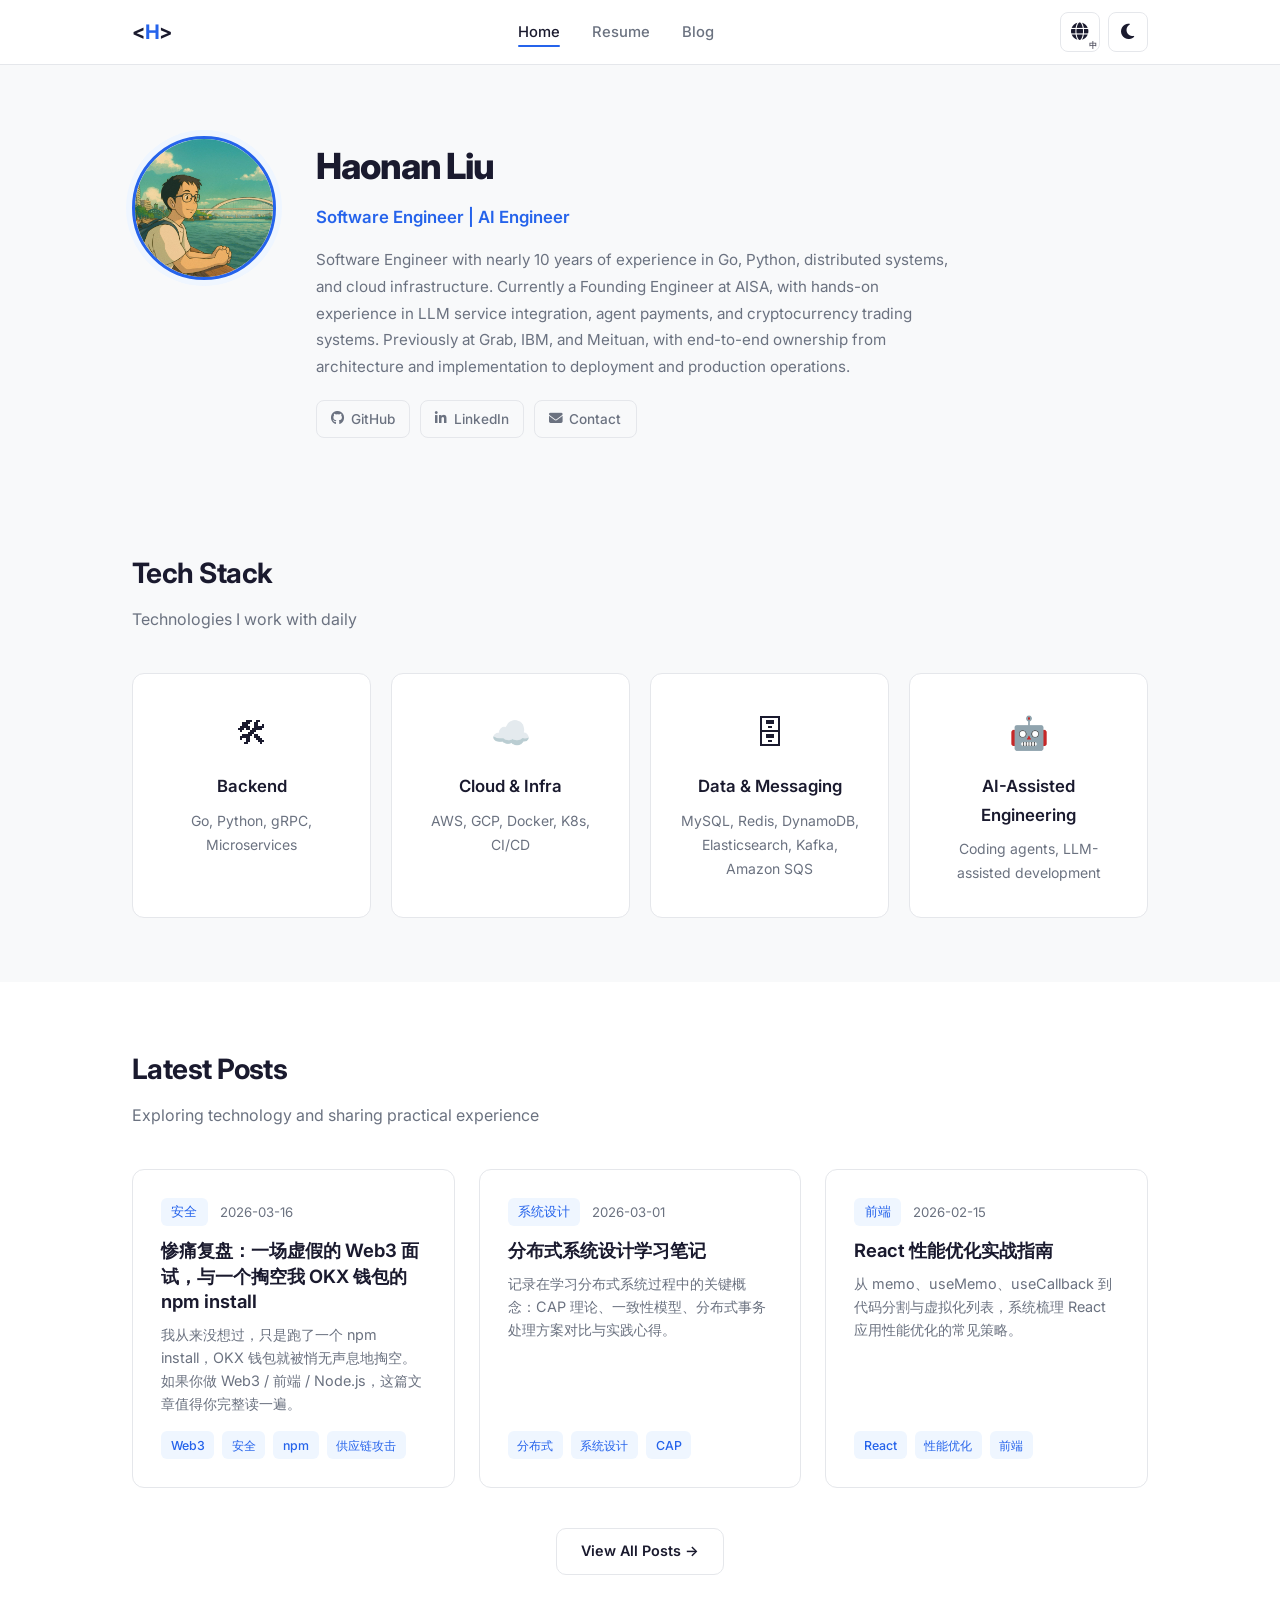
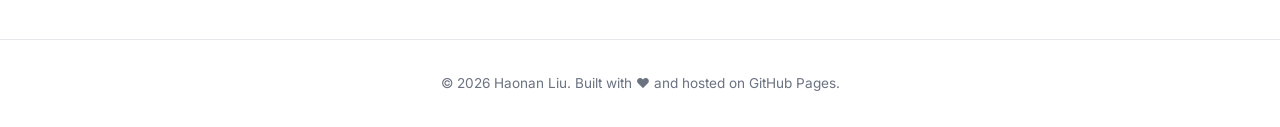
<file: index.html>
<!DOCTYPE html>
<html lang="zh-CN" data-theme="light">
<head>
  <meta charset="UTF-8">
  <meta name="viewport" content="width=device-width, initial-scale=1.0">
  <title>Haonan Liu | 个人主页</title>
  <meta name="description" content="Haonan Liu 的个人博客 - 技术分享、项目经历与个人成长">
  <link rel="preconnect" href="https://fonts.googleapis.com">
  <link rel="preconnect" href="https://fonts.gstatic.com" crossorigin>
  <link href="https://fonts.googleapis.com/css2?family=Inter:wght@400;500;600;700;800&display=swap" rel="stylesheet">
  <link rel="stylesheet" href="https://cdnjs.cloudflare.com/ajax/libs/font-awesome/6.5.1/css/all.min.css">
  <link rel="stylesheet" href="assets/css/style.css">
</head>
<body>

  <nav class="navbar" id="navbar"></nav>

  <main>
    <section class="profile-hero" aria-labelledby="profile-name">
      <div class="container">
        <div class="profile-hero-content fade-in">
          <div class="profile-hero-avatar">
            <img class="avatar" src="assets/img/avatar.jpg" alt="Haonan Liu" width="144" height="144">
          </div>
          <div class="profile-hero-info">
            <h1 id="profile-name" data-i18n="profile.name">Haonan Liu</h1>
            <p class="profile-hero-role" data-i18n="profile.role">Software Engineer | AI Engineer</p>
            <p class="profile-hero-summary" data-i18n="profile.summary">近 10 年软件开发经验，专注 Go、Python、分布式系统与云基础设施。目前在 AISA 担任创始工程师，拥有 LLM 服务集成、Agent 支付和加密货币交易系统的实践经验。曾就职于 Grab、IBM 和美团，能够负责从架构设计、实现到部署及生产运维的完整交付。</p>
            <div class="profile-hero-links">
              <a href="https://github.com/liuhaonan00" target="_blank" rel="noopener noreferrer"><i class="fab fa-github" aria-hidden="true"></i> GitHub</a>
              <a href="https://www.linkedin.com/in/liuhaonan00/" target="_blank" rel="noopener noreferrer"><i class="fab fa-linkedin-in" aria-hidden="true"></i> LinkedIn</a>
              <a href="mailto:liuhaonan00@gmail.com"><i class="fas fa-envelope" aria-hidden="true"></i> <span data-i18n="profile.contact">联系我</span></a>
            </div>
          </div>
        </div>
      </div>
    </section>

    <section class="section" style="background: var(--color-bg-alt);">
      <div class="container">
        <h2 class="section-title fade-in" data-i18n="skills.title">技术栈</h2>
        <p class="section-desc fade-in" data-i18n="skills.desc">我日常使用和擅长的技术领域</p>
        <div class="skills-grid">
          <div class="card skill-card fade-in">
            <div class="skill-icon">🛠</div>
            <h3 data-i18n="skills.backend">后端开发</h3>
            <p data-i18n="skills.backend.desc">Go, Python, gRPC, Microservices</p>
          </div>
          <div class="card skill-card fade-in">
            <div class="skill-icon">☁️</div>
            <h3 data-i18n="skills.cloud">云 &amp; 基础设施</h3>
            <p data-i18n="skills.cloud.desc">AWS, GCP, Docker, K8s, CI/CD</p>
          </div>
          <div class="card skill-card fade-in">
            <div class="skill-icon">🗄</div>
            <h3 data-i18n="skills.data">数据 &amp; 消息</h3>
            <p data-i18n="skills.data.desc">MySQL, Redis, DynamoDB, Elasticsearch, Kafka, Amazon SQS</p>
          </div>
          <div class="card skill-card fade-in">
            <div class="skill-icon">🤖</div>
            <h3 data-i18n="skills.ai">AI 辅助工程</h3>
            <p data-i18n="skills.ai.desc">Coding agents、LLM 辅助开发</p>
          </div>
        </div>
      </div>
    </section>

    <section class="section">
      <div class="container">
        <h2 class="section-title fade-in" data-i18n="posts.title">最新文章</h2>
        <p class="section-desc fade-in" data-i18n="posts.desc">技术探索与实践经验分享</p>
        <div class="posts-grid" id="postsGrid"></div>
        <div style="text-align:center;margin-top:2.5rem;" class="fade-in">
          <a href="blog/" class="btn btn-outline" data-i18n="posts.viewall">查看全部文章 →</a>
        </div>
      </div>
    </section>
  </main>

  <footer class="site-footer" id="footer"></footer>

  <script src="assets/js/navbar.js"></script>
  <script src="assets/js/footer.js"></script>
  <script src="assets/js/i18n.js"></script>
  <script src="assets/js/main.js"></script>
  <script src="assets/js/posts.js"></script>
</body>
</html>
</file>
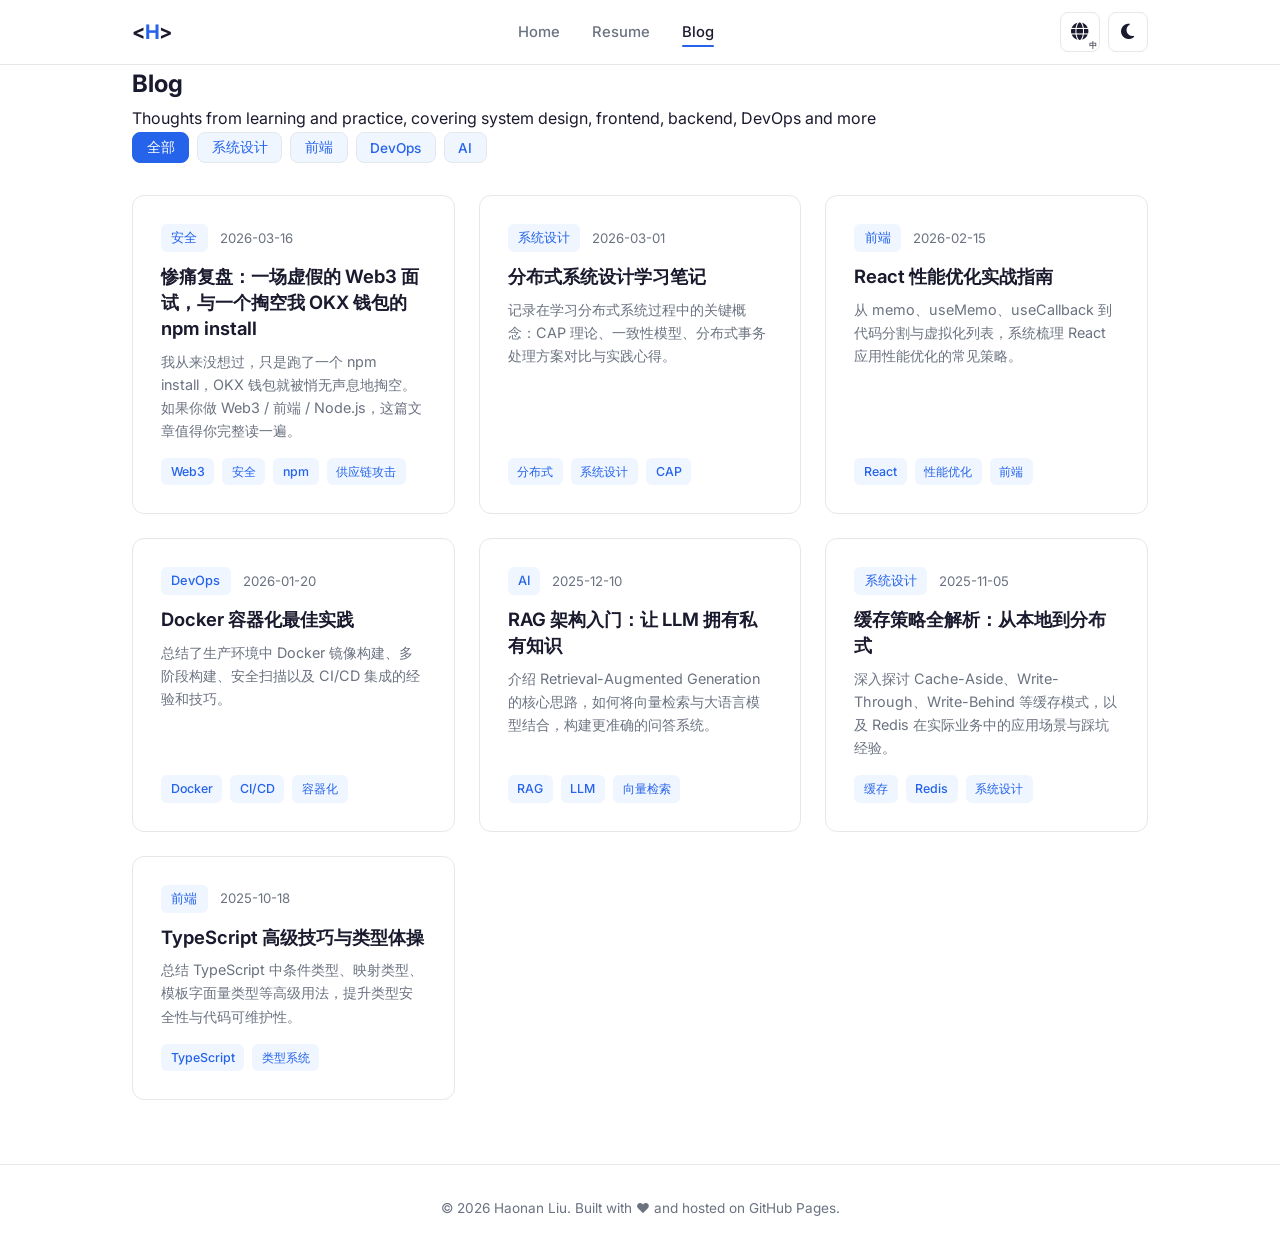
<file: blog/index.html>
<!DOCTYPE html>
<html lang="zh-CN" data-theme="light">
<head>
  <meta charset="UTF-8">
  <meta name="viewport" content="width=device-width, initial-scale=1.0">
  <title>技术分享 | Haonan Liu</title>
  <meta name="description" content="Haonan Liu 的技术博客 - 系统设计、前端开发、DevOps 等技术文章">
  <link rel="preconnect" href="https://fonts.googleapis.com">
  <link rel="preconnect" href="https://fonts.gstatic.com" crossorigin>
  <link href="https://fonts.googleapis.com/css2?family=Inter:wght@400;500;600;700;800&display=swap" rel="stylesheet">
  <link rel="stylesheet" href="https://cdnjs.cloudflare.com/ajax/libs/font-awesome/6.5.1/css/all.min.css">
  <link rel="stylesheet" href="../assets/css/style.css">
</head>
<body>

  <nav class="navbar" id="navbar"></nav>

  <main>
    <section class="cv-header">
      <div class="container">
        <h1 class="fade-in" data-i18n="blog.title">技术分享</h1>
        <p class="fade-in" data-i18n="blog.desc">记录学习与实践中的思考，涵盖系统设计、前端、后端、DevOps 等领域</p>
      </div>
    </section>

    <section style="padding: 0 0 1rem;">
      <div class="container">
        <div class="blog-filter fade-in" style="display:flex;flex-wrap:wrap;gap:0.5rem;">
          <button class="tag filter-tag active" data-filter="all">全部</button>
          <button class="tag filter-tag" data-filter="system-design">系统设计</button>
          <button class="tag filter-tag" data-filter="frontend">前端</button>
          <button class="tag filter-tag" data-filter="devops">DevOps</button>
          <button class="tag filter-tag" data-filter="ai">AI</button>
        </div>
      </div>
    </section>

    <section class="section" style="padding-top:1rem;">
      <div class="container">
        <div class="posts-grid" id="postsGrid"></div>
      </div>
    </section>
  </main>

  <footer class="site-footer" id="footer"></footer>

  <script src="../assets/js/navbar.js"></script>
  <script src="../assets/js/footer.js"></script>
  <script src="../assets/js/i18n.js"></script>
  <script src="../assets/js/main.js"></script>
  <script src="../assets/js/posts.js"></script>
</body>
</html>
</file>
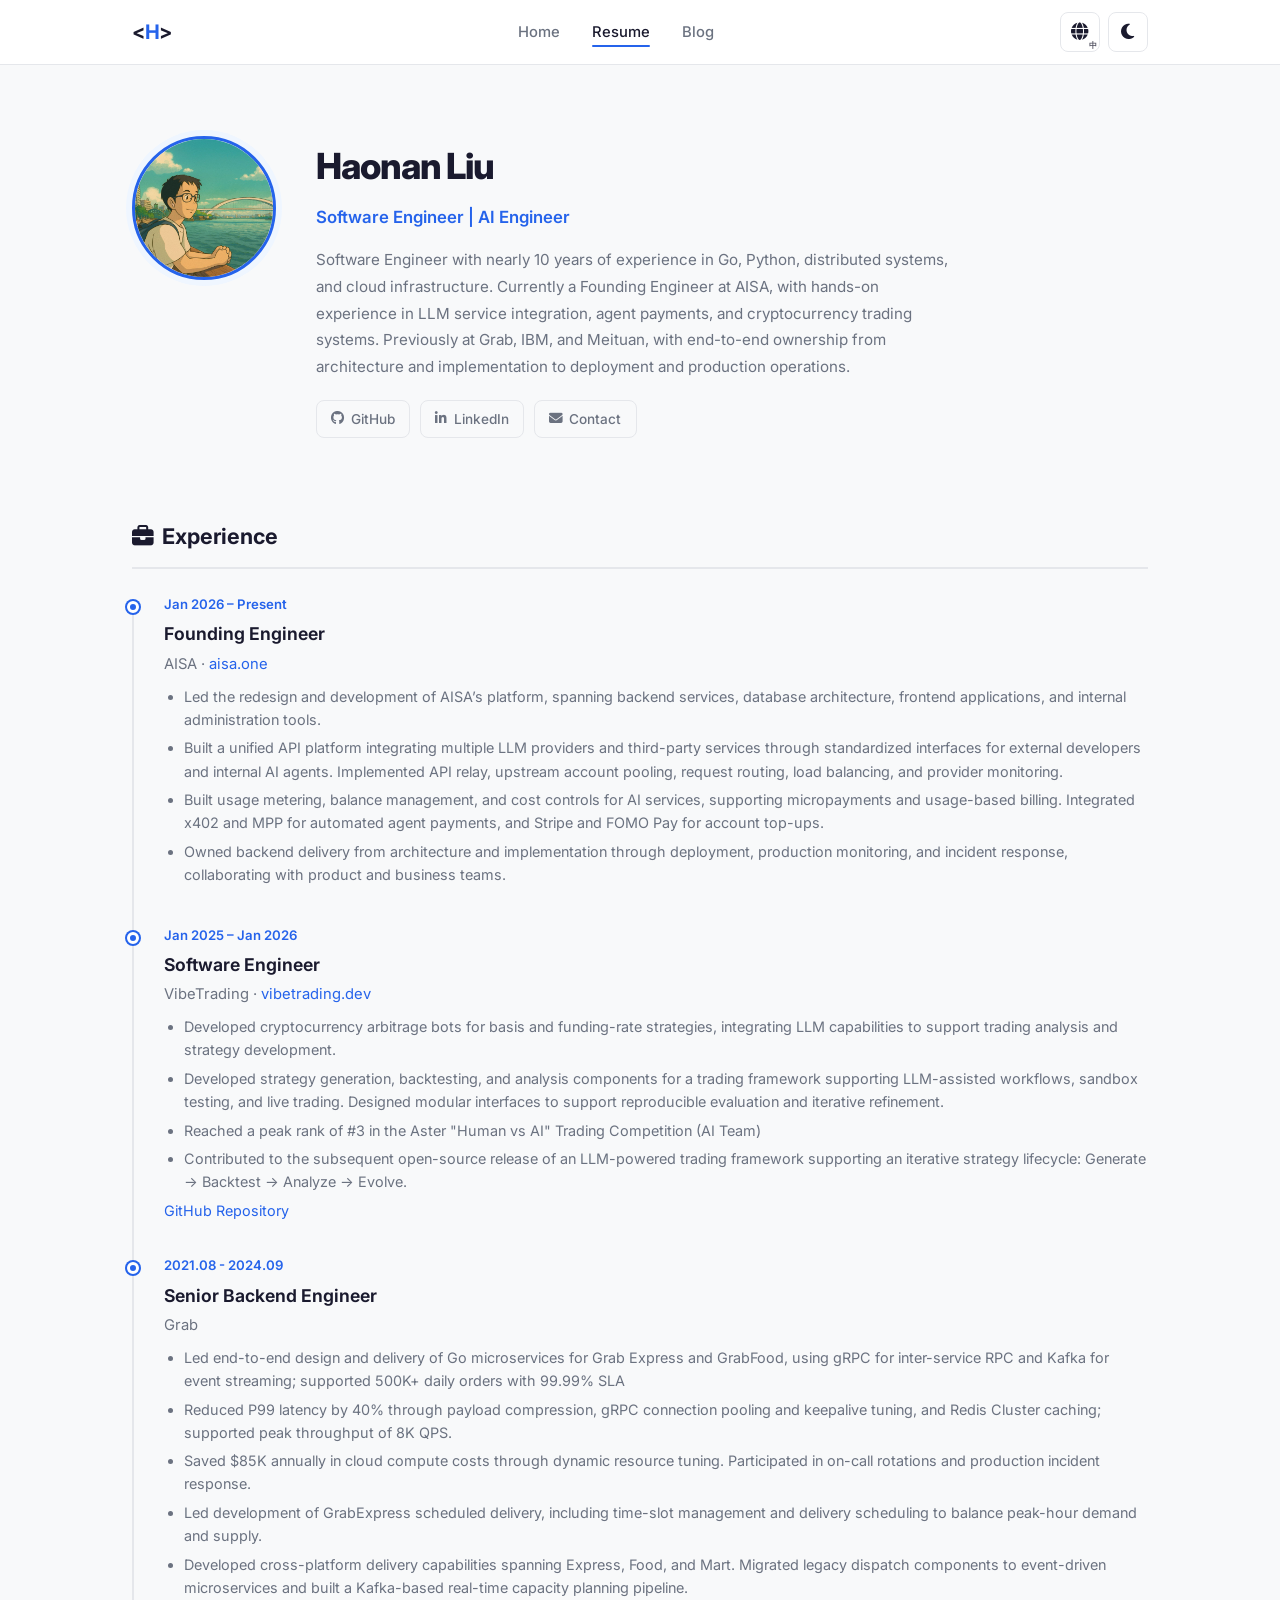
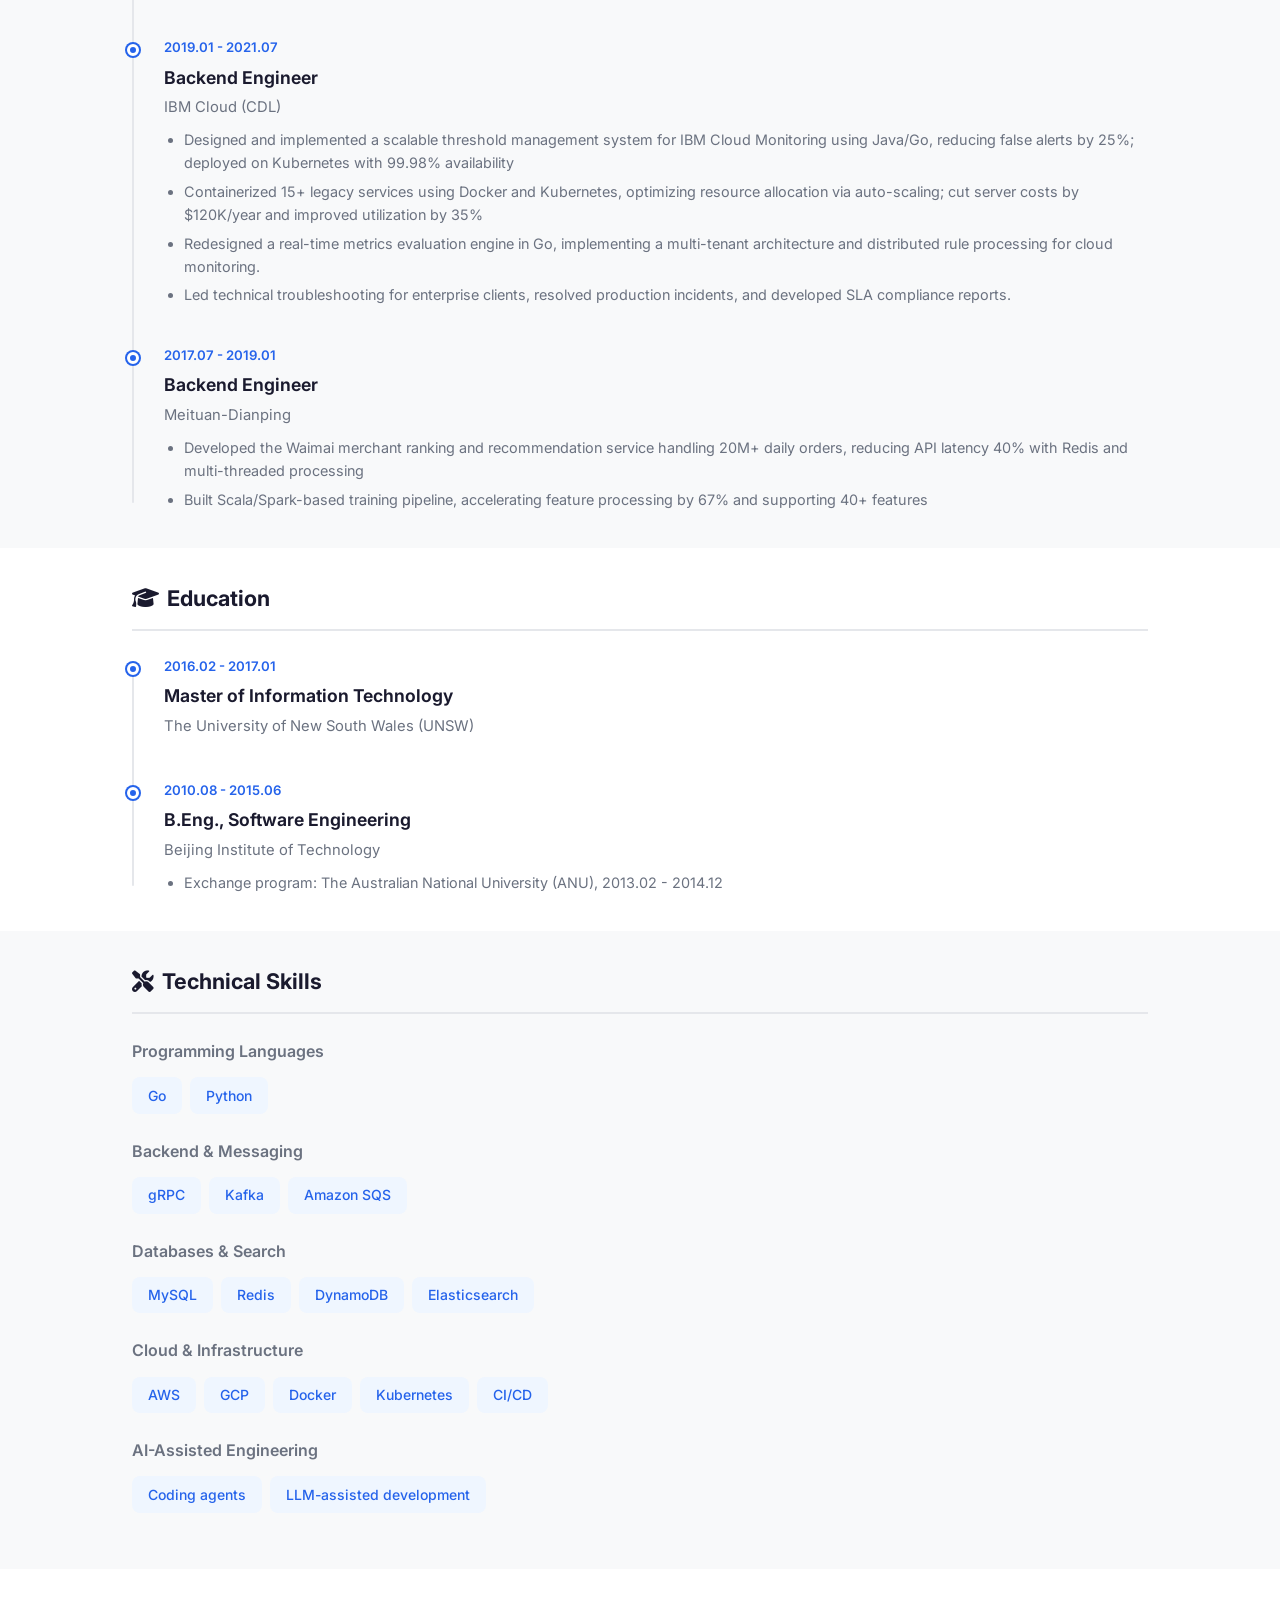
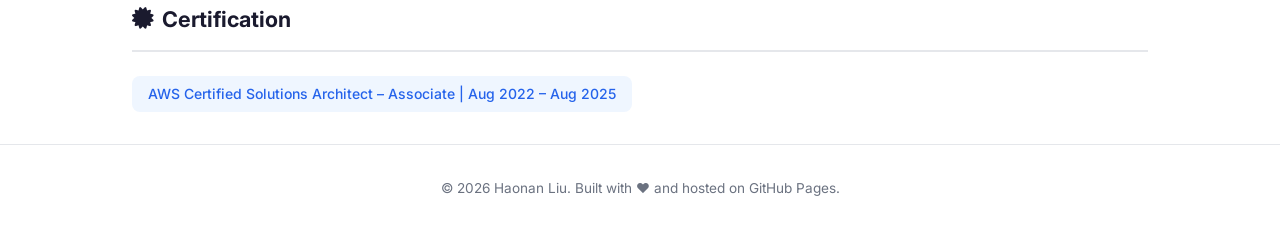
<file: cv.html>
<!DOCTYPE html>
<html lang="zh-CN" data-theme="light">
<head>
  <meta charset="UTF-8">
  <meta name="viewport" content="width=device-width, initial-scale=1.0">
  <title>简历 | Haonan Liu</title>
  <meta name="description" content="Haonan Liu 的个人简历 - 教育经历、工作经验与技能">
  <link rel="preconnect" href="https://fonts.googleapis.com">
  <link rel="preconnect" href="https://fonts.gstatic.com" crossorigin>
  <link href="https://fonts.googleapis.com/css2?family=Inter:wght@400;500;600;700;800&display=swap" rel="stylesheet">
  <link rel="stylesheet" href="https://cdnjs.cloudflare.com/ajax/libs/font-awesome/6.5.1/css/all.min.css">
  <link rel="stylesheet" href="assets/css/style.css">
</head>
<body>

  <nav class="navbar" id="navbar"></nav>

  <main>
    <section class="profile-hero" aria-labelledby="profile-name">
      <div class="container">
        <div class="profile-hero-content fade-in">
          <div class="profile-hero-avatar">
            <img class="avatar" src="assets/img/avatar.jpg" alt="Haonan Liu" width="144" height="144">
          </div>
          <div class="profile-hero-info">
            <h1 id="profile-name" data-i18n="profile.name">Haonan Liu</h1>
            <p class="profile-hero-role" data-i18n="profile.role">Software Engineer | AI Engineer</p>
            <p class="profile-hero-summary" data-i18n="profile.summary">近 10 年软件开发经验，专注 Go、Python、分布式系统与云基础设施。目前在 AISA 担任创始工程师，拥有 LLM 服务集成、Agent 支付和加密货币交易系统的实践经验。曾就职于 Grab、IBM 和美团，能够负责从架构设计、实现到部署及生产运维的完整交付。</p>
            <div class="profile-hero-links">
              <a href="https://github.com/liuhaonan00" target="_blank" rel="noopener noreferrer"><i class="fab fa-github" aria-hidden="true"></i> GitHub</a>
              <a href="https://www.linkedin.com/in/liuhaonan00/" target="_blank" rel="noopener noreferrer"><i class="fab fa-linkedin-in" aria-hidden="true"></i> LinkedIn</a>
              <a href="mailto:liuhaonan00@gmail.com"><i class="fas fa-envelope" aria-hidden="true"></i> <span data-i18n="profile.contact">联系我</span></a>
            </div>
          </div>
        </div>
      </div>
    </section>

    <!-- Experience -->
    <section class="cv-section" style="background: var(--color-bg-alt);">
      <div class="container">
        <h2 class="cv-section-title fade-in"><i class="fas fa-briefcase"></i> <span data-i18n="cv.experience">工作经历</span></h2>
        <div class="timeline">
          <div class="timeline-item fade-in">
            <div class="time-range" data-i18n="cv.aisa.time">2026.01 - 至今</div>
            <h3 data-i18n="cv.aisa.role">创始工程师</h3>
            <div class="org">AISA · <a href="https://aisa.one/" target="_blank" rel="noopener noreferrer">aisa.one</a></div>
            <div class="desc"><ul>
              <li data-i18n="cv.aisa.d1">主导 AISA 平台的重新设计与开发，涵盖后端服务、数据库架构、前端应用及内部管理工具。</li>
              <li data-i18n="cv.aisa.d2">构建统一 API 平台，通过标准化接口为外部开发者和内部 AI Agent 集成多个 LLM 供应商及第三方服务；实现 API 转发、上游账号池、请求路由、负载均衡及供应商监控。</li>
              <li data-i18n="cv.aisa.d3">构建 AI 服务用量计量、余额管理与成本控制，支持微支付及按量计费；集成 x402、MPP 实现 Agent 自动支付，并接入 Stripe 和 FOMO Pay 进行账户充值。</li>
              <li data-i18n="cv.aisa.d4">负责从架构设计、实现到部署、生产监控与故障响应的后端交付，与产品及业务团队协作。</li>
            </ul></div>
          </div>

          <div class="timeline-item fade-in">
            <div class="time-range" data-i18n="cv.exp1.time">2025.01 - 2026.01</div>
            <h3 data-i18n="cv.exp1.role">软件工程师</h3>
            <div class="org">VibeTrading · <a href="https://vibetrading.dev" target="_blank">vibetrading.dev</a></div>
            <div class="desc">
              <ul>
                <li data-i18n="cv.exp1.d1">开发加密货币基差套利和资金费率套利机器人，集成 LLM 能力辅助交易分析与策略开发。</li>
                <li data-i18n="cv.exp1.d2">开发交易框架的策略生成、回测与分析组件，支持 LLM 辅助工作流、沙盒测试和实盘交易；设计模块化接口，支持可复现评估与迭代优化。</li>
                <li data-i18n="cv.exp1.d3">在 Aster "Human vs AI" 交易大赛中取得 AI 组第 3 名的最高名次</li>
                <li data-i18n="cv.exp1.d4">参与随后开源的 LLM 交易框架，支持策略生成 → 回测 → 分析 → 迭代进化的完整流程。</li>
              </ul>
              <a href="https://github.com/VibeTradingLabs/vibetrading" target="_blank" rel="noopener noreferrer" data-i18n="cv.exp1.repo">GitHub 开源仓库</a>
            </div>
          </div>
          <div class="timeline-item fade-in">
            <div class="time-range" data-i18n="cv.exp3.time">2021.08 - 2024.09</div>
            <h3 data-i18n="cv.exp3.role">高级后端工程师</h3>
            <div class="org">Grab</div>
            <div class="desc">
              <ul>
                <li data-i18n="cv.exp3.d1">主导 Grab Express 和 GrabFood 的 Go 微服务端到端设计与交付，使用 gRPC 进行服务间通信、Kafka 进行事件流处理；支撑日均 50 万+ 订单量，SLA 达 99.99%</li>
                <li data-i18n="cv.exp3.d2">通过 payload 压缩、gRPC 连接池与 keepalive 调优、Redis Cluster 缓存，将 P99 延迟降低 40%，支撑 8K QPS 峰值吞吐。</li>
                <li data-i18n="cv.exp3.d3">通过动态资源调优每年节省 $85K 云计算成本；参与 on-call 值班和生产事故响应。</li>
                <li data-i18n="cv.exp3.d4">主导 GrabExpress 预约配送开发，包括时段管理和配送调度，平衡高峰时段供需。</li>
                <li data-i18n="cv.exp3.d5">开发覆盖 Express、Food、Mart 的跨平台配送能力，将遗留调度组件迁移至事件驱动微服务，构建基于 Kafka 的实时运力规划流水线。</li>
              </ul>
            </div>
          </div>
          <div class="timeline-item fade-in">
            <div class="time-range" data-i18n="cv.exp4.time">2019.01 - 2021.07</div>
            <h3 data-i18n="cv.exp4.role">后端工程师</h3>
            <div class="org">IBM Cloud (CDL)</div>
            <div class="desc">
              <ul>
                <li data-i18n="cv.exp4.d1">设计并实现 IBM Cloud Monitoring 可扩展阈值管理系统（Java/Go），通过动态阈值减少 25% 误报；部署于 Kubernetes，服务可用性达 99.98%</li>
                <li data-i18n="cv.exp4.d2">使用 Docker 和 Kubernetes 容器化 15+ 遗留服务，通过自动扩缩策略优化资源分配，年省服务器成本 $120K，资源利用率提升 35%</li>
                <li data-i18n="cv.exp4.d3">使用 Go 重构实时指标评估引擎，为云监控实现多租户架构与分布式规则处理。</li>
                <li data-i18n="cv.exp4.d4">主导企业客户技术问题排查，处理生产事故，并制定 SLA 合规报告。</li>
              </ul>
            </div>
          </div>
          <div class="timeline-item fade-in">
            <div class="time-range" data-i18n="cv.exp5.time">2017.07 - 2019.01</div>
            <h3 data-i18n="cv.exp5.role">后端工程师</h3>
            <div class="org" data-i18n="cv.exp5.org">美团点评</div>
            <div class="desc">
              <ul>
                <li data-i18n="cv.exp5.d1">开发外卖商家排序推荐服务，支撑日均 2000 万+ 订单量，通过 Redis 和多线程处理将 API 延迟降低 40%</li>
                <li data-i18n="cv.exp5.d2">构建 Scala/Spark 训练流水线，特征处理效率提升 67%，支持 40+ 特征</li>
              </ul>
            </div>
          </div>
        </div>
      </div>
    </section>

    <!-- Education -->
    <section class="cv-section">
      <div class="container">
        <h2 class="cv-section-title fade-in"><i class="fas fa-graduation-cap"></i> <span data-i18n="cv.education">教育经历</span></h2>
        <div class="timeline">
          <div class="timeline-item fade-in">
            <div class="time-range" data-i18n="cv.edu1.time">2016.02 - 2017.01</div>
            <h3 data-i18n="cv.edu1.degree">信息技术硕士 (Master of IT)</h3>
            <div class="org" data-i18n="cv.edu1.org">新南威尔士大学 (UNSW)</div>
          </div>
          <div class="timeline-item fade-in">
            <div class="time-range" data-i18n="cv.edu2.time">2010.08 - 2015.06</div>
            <h3 data-i18n="cv.edu2.degree">软件工程学士 (B.Eng.)</h3>
            <div class="org" data-i18n="cv.edu2.org">北京理工大学</div>
            <div class="desc">
              <ul>
                <li data-i18n="cv.edu2.exchange">交换项目：澳大利亚国立大学 (ANU)，2013.02 - 2014.12</li>
              </ul>
            </div>
          </div>
        </div>
      </div>
    </section>

    <!-- Skills -->
    <section class="cv-section" style="background: var(--color-bg-alt);">
      <div class="container">
        <h2 class="cv-section-title fade-in"><i class="fas fa-tools"></i> <span data-i18n="cv.skills">技术技能</span></h2>
        <div style="margin-bottom:1.5rem;" class="fade-in">
          <h3 style="font-size:1rem;font-weight:600;margin-bottom:0.75rem;color:var(--color-text-secondary);" data-i18n="cv.skills.lang">编程语言</h3>
          <div class="cv-skills-grid"><span class="cv-skill-tag">Go</span><span class="cv-skill-tag">Python</span></div>
        </div>
        <div style="margin-bottom:1.5rem;" class="fade-in">
          <h3 style="font-size:1rem;font-weight:600;margin-bottom:0.75rem;color:var(--color-text-secondary);" data-i18n="cv.skills.backend">后端 &amp; 消息</h3>
          <div class="cv-skills-grid"><span class="cv-skill-tag">gRPC</span><span class="cv-skill-tag">Kafka</span><span class="cv-skill-tag">Amazon SQS</span></div>
        </div>
        <div style="margin-bottom:1.5rem;" class="fade-in">
          <h3 style="font-size:1rem;font-weight:600;margin-bottom:0.75rem;color:var(--color-text-secondary);" data-i18n="cv.skills.data">数据库 &amp; 搜索</h3>
          <div class="cv-skills-grid"><span class="cv-skill-tag">MySQL</span><span class="cv-skill-tag">Redis</span><span class="cv-skill-tag">DynamoDB</span><span class="cv-skill-tag">Elasticsearch</span></div>
        </div>
        <div style="margin-bottom:1.5rem;" class="fade-in">
          <h3 style="font-size:1rem;font-weight:600;margin-bottom:0.75rem;color:var(--color-text-secondary);" data-i18n="cv.skills.cloud">云 &amp; 基础设施</h3>
          <div class="cv-skills-grid"><span class="cv-skill-tag">AWS</span><span class="cv-skill-tag">GCP</span><span class="cv-skill-tag">Docker</span><span class="cv-skill-tag">Kubernetes</span><span class="cv-skill-tag">CI/CD</span></div>
        </div>
        <div style="margin-bottom:1.5rem;" class="fade-in">
          <h3 style="font-size:1rem;font-weight:600;margin-bottom:0.75rem;color:var(--color-text-secondary);" data-i18n="cv.skills.ai">AI 辅助工程</h3>
          <div class="cv-skills-grid"><span class="cv-skill-tag">Coding agents</span><span class="cv-skill-tag">LLM-assisted development</span></div>
        </div>
      </div>
    </section>

    <!-- Certification -->
    <section class="cv-section">
      <div class="container">
        <h2 class="cv-section-title fade-in"><i class="fas fa-certificate"></i> <span data-i18n="cv.cert">认证</span></h2>
        <div class="fade-in">
          <div class="cv-skills-grid">
            <span class="cv-skill-tag">AWS Certified Solutions Architect – Associate | Aug 2022 – Aug 2025</span>
          </div>
        </div>
      </div>
    </section>
  </main>

  <footer class="site-footer" id="footer"></footer>

  <script src="assets/js/navbar.js"></script>
  <script src="assets/js/footer.js"></script>
  <script src="assets/js/i18n.js"></script>
  <script src="assets/js/main.js"></script>
</body>
</html>
</file>
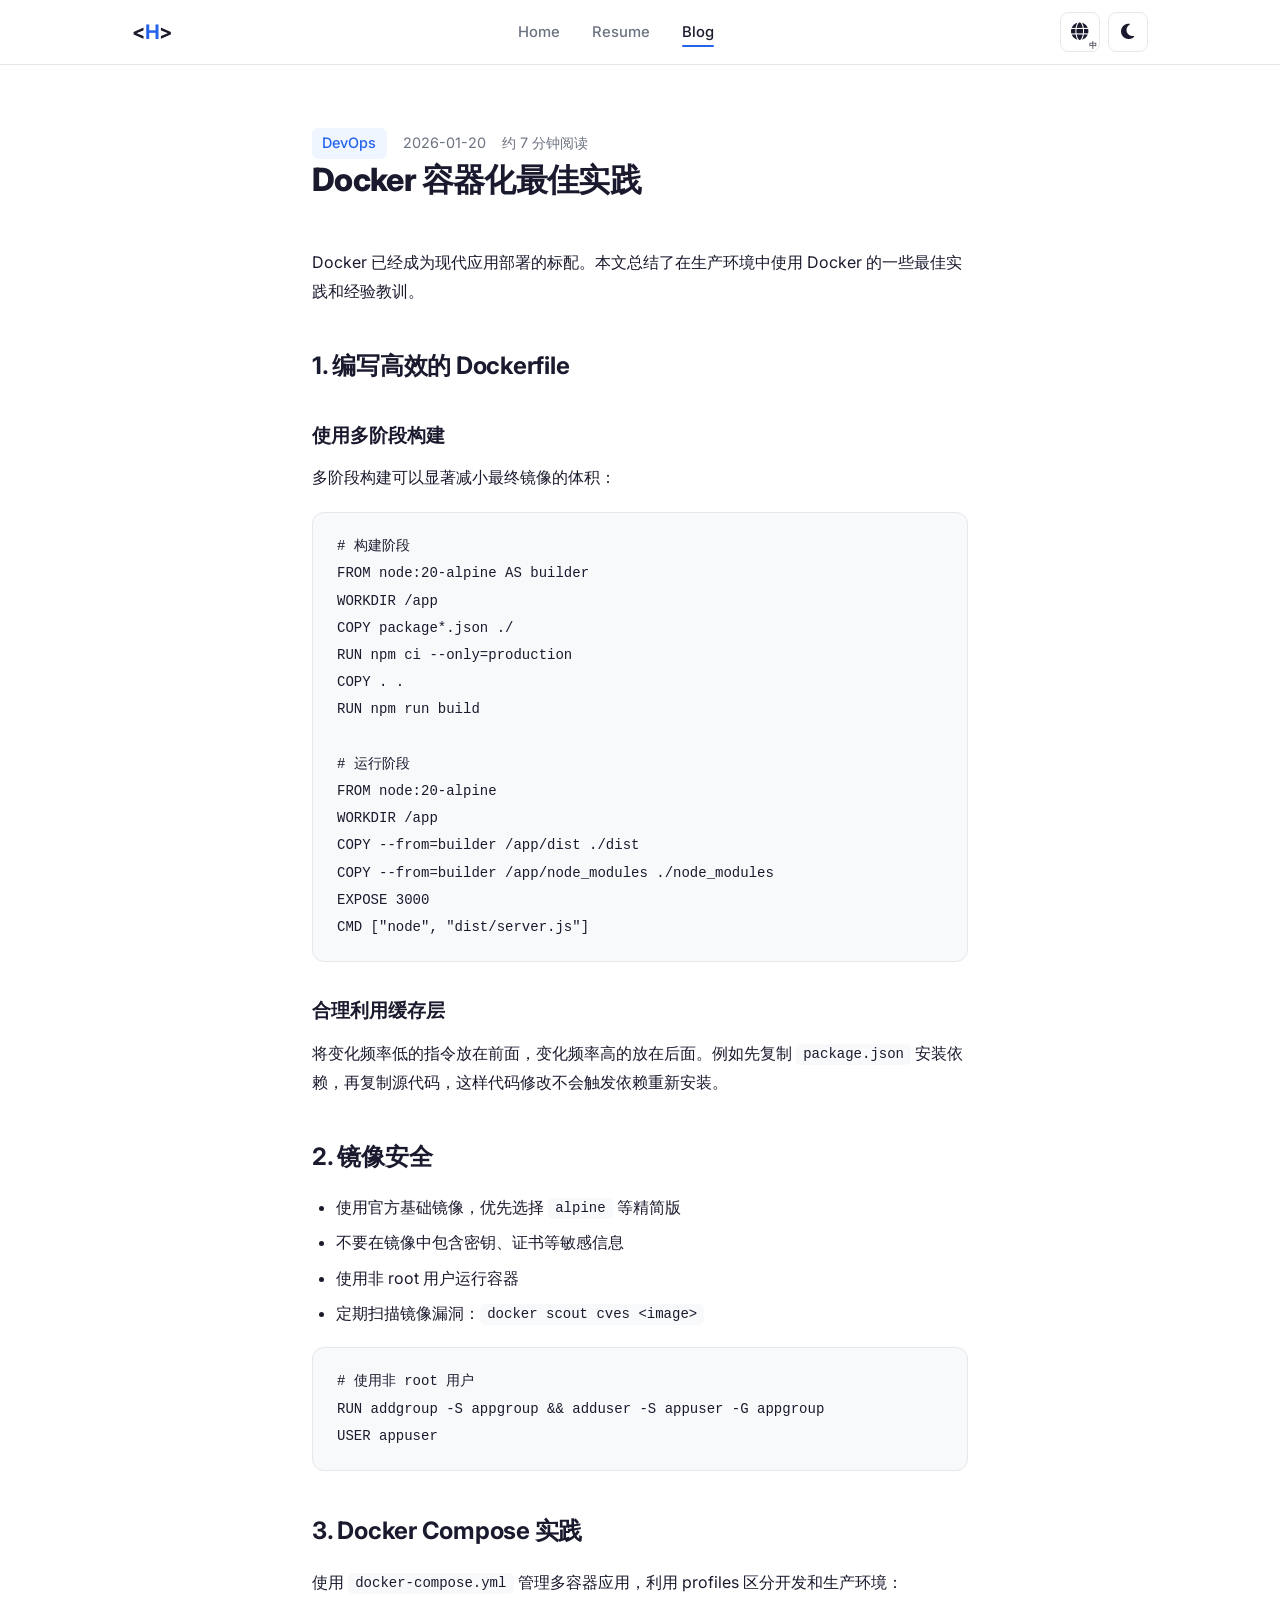
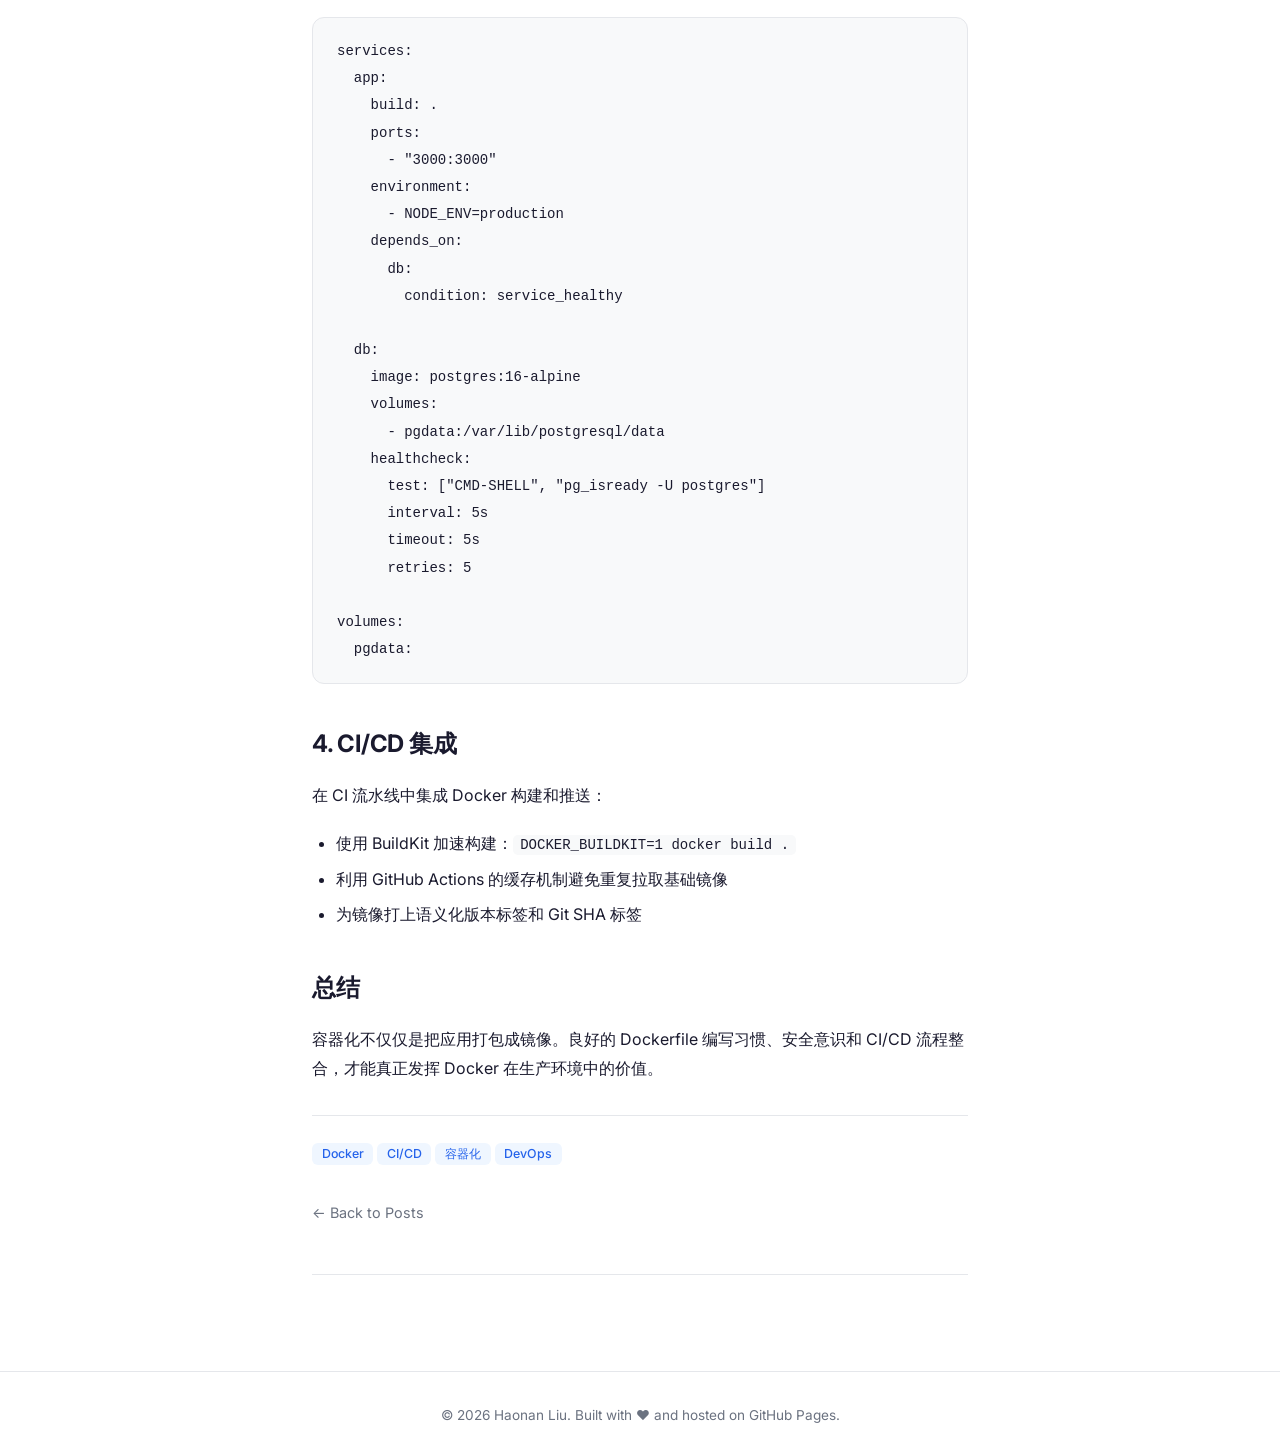
<file: blog/posts/docker-best-practices.html>
<!DOCTYPE html>
<html lang="zh-CN" data-theme="light">
<head>
  <meta charset="UTF-8">
  <meta name="viewport" content="width=device-width, initial-scale=1.0">
  <title>Docker 容器化最佳实践 | Haonan Liu</title>
  <link rel="preconnect" href="https://fonts.googleapis.com">
  <link rel="preconnect" href="https://fonts.gstatic.com" crossorigin>
  <link href="https://fonts.googleapis.com/css2?family=Inter:wght@400;500;600;700;800&display=swap" rel="stylesheet">
  <link rel="stylesheet" href="https://cdnjs.cloudflare.com/ajax/libs/font-awesome/6.5.1/css/all.min.css">
  <link rel="stylesheet" href="../../assets/css/style.css">
</head>
<body>

  <nav class="navbar" id="navbar"></nav>

  <main>
    <article>
      <header class="post-header">
        <div class="container">
          <div class="post-meta fade-in">
            <span class="category" style="background:var(--color-tag-bg);color:var(--color-tag-text);padding:0.2rem 0.65rem;border-radius:6px;font-weight:500;">DevOps</span>
            <span>2026-01-20</span>
            <span>约 7 分钟阅读</span>
          </div>
          <h1 class="fade-in">Docker 容器化最佳实践</h1>
        </div>
      </header>

      <div class="post-content container fade-in">
        <p>Docker 已经成为现代应用部署的标配。本文总结了在生产环境中使用 Docker 的一些最佳实践和经验教训。</p>

        <h2>1. 编写高效的 Dockerfile</h2>

        <h3>使用多阶段构建</h3>
        <p>多阶段构建可以显著减小最终镜像的体积：</p>
        <pre><code># 构建阶段
FROM node:20-alpine AS builder
WORKDIR /app
COPY package*.json ./
RUN npm ci --only=production
COPY . .
RUN npm run build

# 运行阶段
FROM node:20-alpine
WORKDIR /app
COPY --from=builder /app/dist ./dist
COPY --from=builder /app/node_modules ./node_modules
EXPOSE 3000
CMD ["node", "dist/server.js"]</code></pre>

        <h3>合理利用缓存层</h3>
        <p>将变化频率低的指令放在前面，变化频率高的放在后面。例如先复制 <code>package.json</code> 安装依赖，再复制源代码，这样代码修改不会触发依赖重新安装。</p>

        <h2>2. 镜像安全</h2>
        <ul>
          <li>使用官方基础镜像，优先选择 <code>alpine</code> 等精简版</li>
          <li>不要在镜像中包含密钥、证书等敏感信息</li>
          <li>使用非 root 用户运行容器</li>
          <li>定期扫描镜像漏洞：<code>docker scout cves &lt;image&gt;</code></li>
        </ul>

        <pre><code># 使用非 root 用户
RUN addgroup -S appgroup && adduser -S appuser -G appgroup
USER appuser</code></pre>

        <h2>3. Docker Compose 实践</h2>
        <p>使用 <code>docker-compose.yml</code> 管理多容器应用，利用 profiles 区分开发和生产环境：</p>
        <pre><code>services:
  app:
    build: .
    ports:
      - "3000:3000"
    environment:
      - NODE_ENV=production
    depends_on:
      db:
        condition: service_healthy

  db:
    image: postgres:16-alpine
    volumes:
      - pgdata:/var/lib/postgresql/data
    healthcheck:
      test: ["CMD-SHELL", "pg_isready -U postgres"]
      interval: 5s
      timeout: 5s
      retries: 5

volumes:
  pgdata:</code></pre>

        <h2>4. CI/CD 集成</h2>
        <p>在 CI 流水线中集成 Docker 构建和推送：</p>
        <ul>
          <li>使用 BuildKit 加速构建：<code>DOCKER_BUILDKIT=1 docker build .</code></li>
          <li>利用 GitHub Actions 的缓存机制避免重复拉取基础镜像</li>
          <li>为镜像打上语义化版本标签和 Git SHA 标签</li>
        </ul>

        <h2>总结</h2>
        <p>容器化不仅仅是把应用打包成镜像。良好的 Dockerfile 编写习惯、安全意识和 CI/CD 流程整合，才能真正发挥 Docker 在生产环境中的价值。</p>

        <div class="post-tags" style="margin-top:2rem;padding-top:1.5rem;border-top:1px solid var(--color-border);">
          <span class="tag">Docker</span>
          <span class="tag">CI/CD</span>
          <span class="tag">容器化</span>
          <span class="tag">DevOps</span>
        </div>

        <div style="margin-top:2rem;">
          <a href="../" style="color:var(--color-text-secondary);font-size:0.9rem;" data-i18n="post.back">&larr; 返回文章列表</a>
        </div>

        <!-- Comments -->
        <div class="giscus-container" style="margin-top:3rem;padding-top:2rem;border-top:1px solid var(--color-border);"></div>
      </div>
    </article>
  </main>

  <footer class="site-footer" id="footer"></footer>

  <script src="../../assets/js/navbar.js"></script>
  <script src="../../assets/js/footer.js"></script>
  <script src="../../assets/js/i18n.js"></script>
  <script src="../../assets/js/main.js"></script>
  <script src="../../assets/js/comments.js"></script>
</body>
</html>
</file>
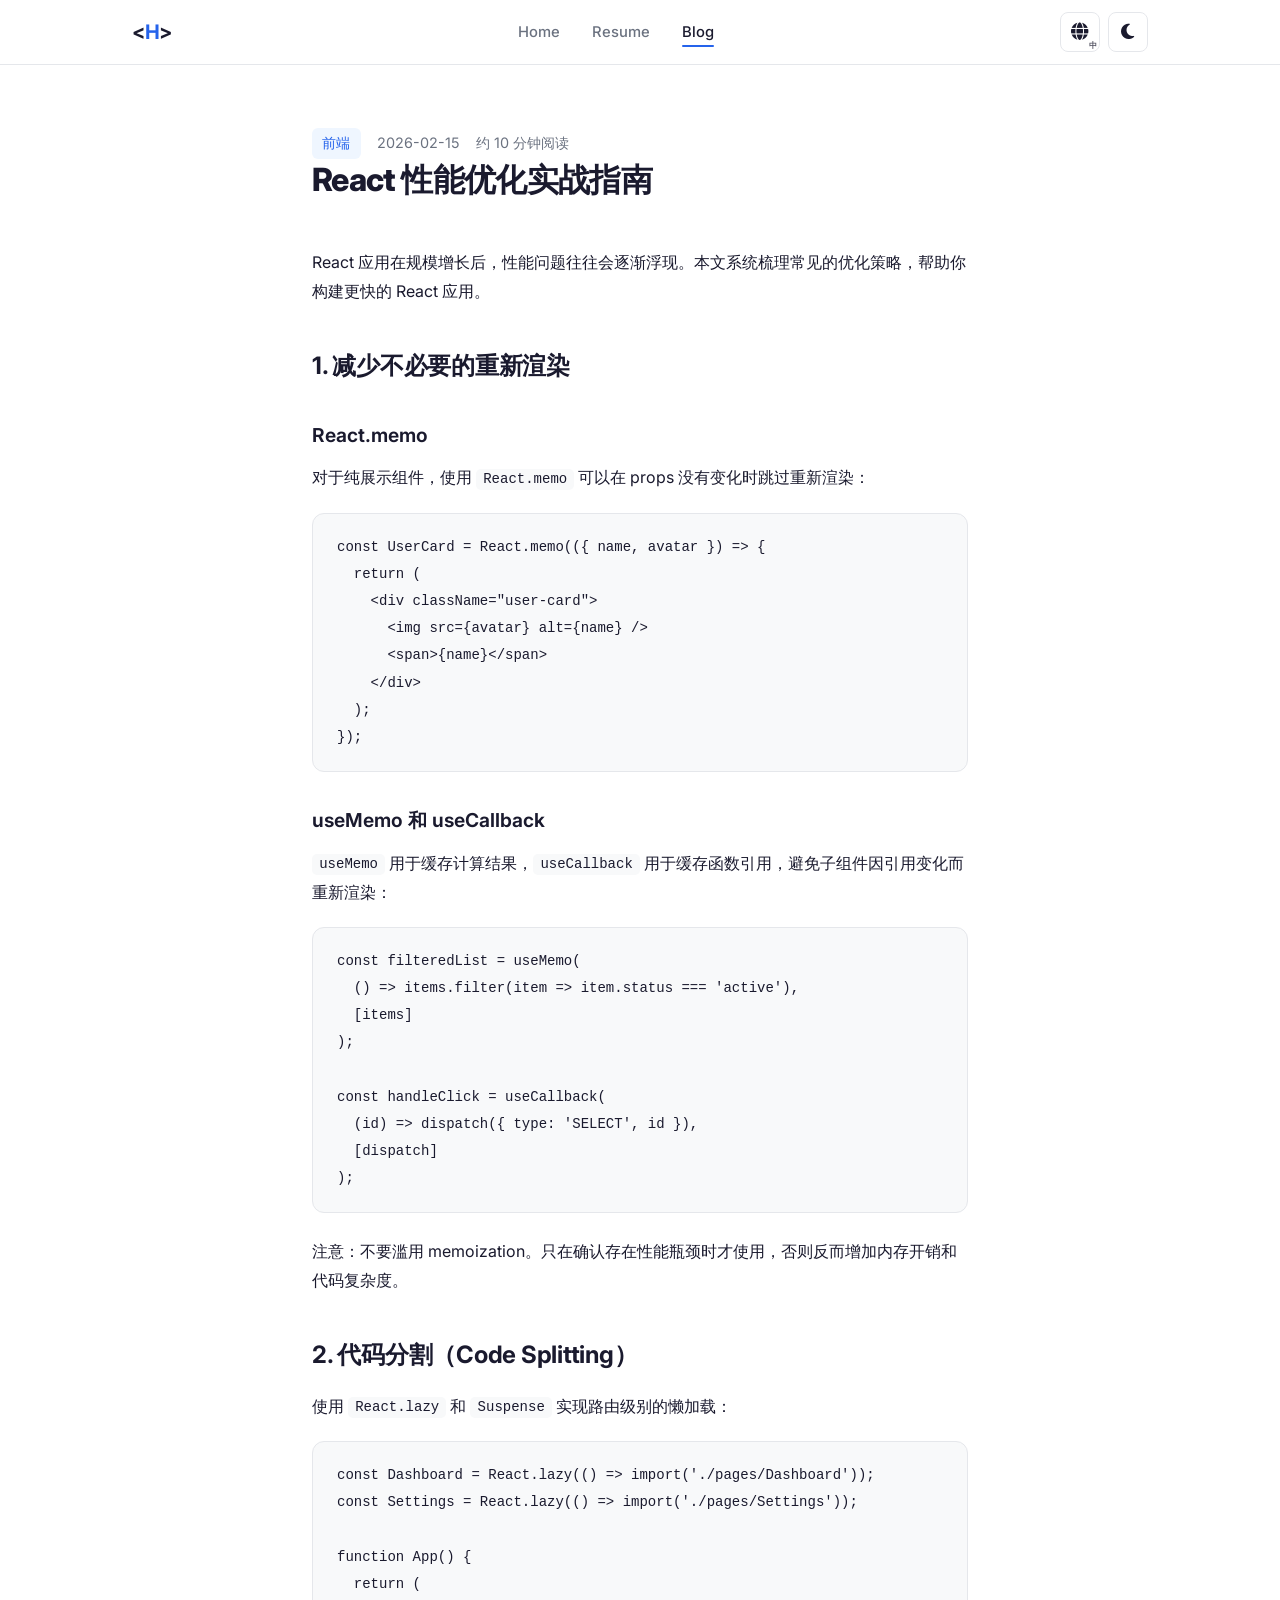
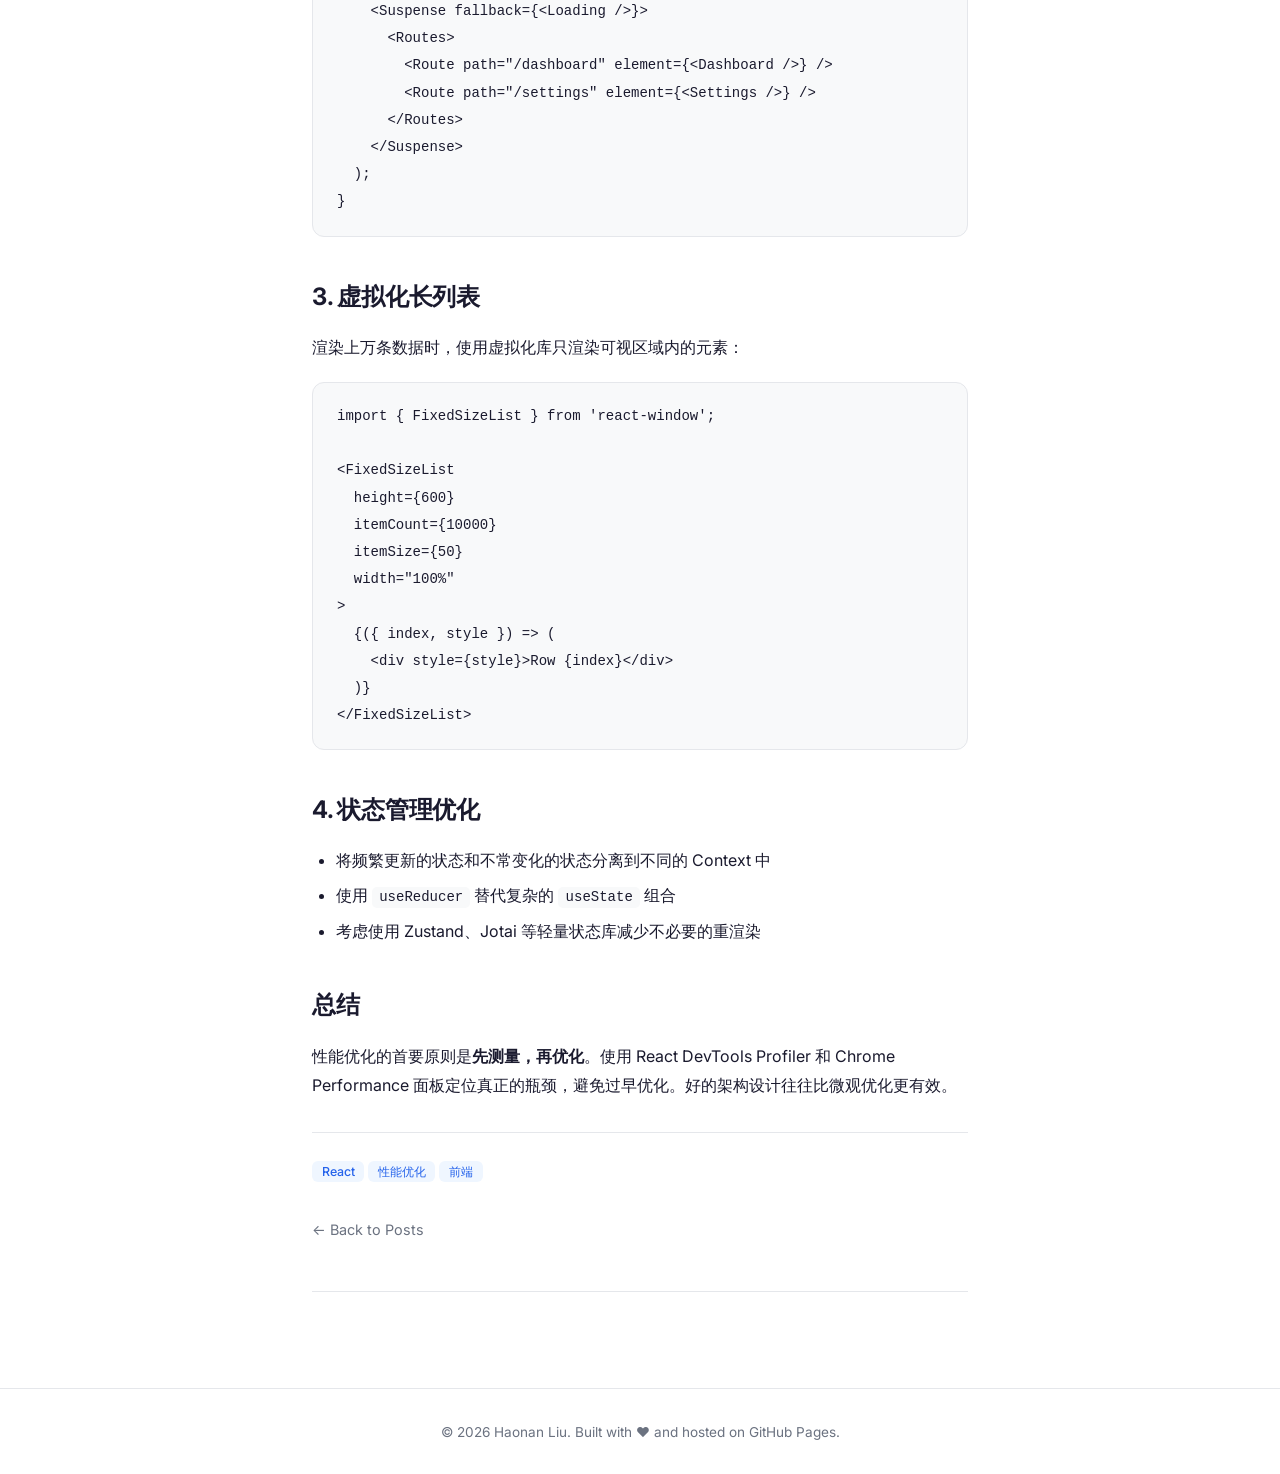
<file: blog/posts/react-performance.html>
<!DOCTYPE html>
<html lang="zh-CN" data-theme="light">
<head>
  <meta charset="UTF-8">
  <meta name="viewport" content="width=device-width, initial-scale=1.0">
  <title>React 性能优化实战指南 | Haonan Liu</title>
  <link rel="preconnect" href="https://fonts.googleapis.com">
  <link rel="preconnect" href="https://fonts.gstatic.com" crossorigin>
  <link href="https://fonts.googleapis.com/css2?family=Inter:wght@400;500;600;700;800&display=swap" rel="stylesheet">
  <link rel="stylesheet" href="https://cdnjs.cloudflare.com/ajax/libs/font-awesome/6.5.1/css/all.min.css">
  <link rel="stylesheet" href="../../assets/css/style.css">
</head>
<body>

  <nav class="navbar" id="navbar"></nav>

  <main>
    <article>
      <header class="post-header">
        <div class="container">
          <div class="post-meta fade-in">
            <span class="category" style="background:var(--color-tag-bg);color:var(--color-tag-text);padding:0.2rem 0.65rem;border-radius:6px;font-weight:500;">前端</span>
            <span>2026-02-15</span>
            <span>约 10 分钟阅读</span>
          </div>
          <h1 class="fade-in">React 性能优化实战指南</h1>
        </div>
      </header>

      <div class="post-content container fade-in">
        <p>React 应用在规模增长后，性能问题往往会逐渐浮现。本文系统梳理常见的优化策略，帮助你构建更快的 React 应用。</p>

        <h2>1. 减少不必要的重新渲染</h2>

        <h3>React.memo</h3>
        <p>对于纯展示组件，使用 <code>React.memo</code> 可以在 props 没有变化时跳过重新渲染：</p>
        <pre><code>const UserCard = React.memo(({ name, avatar }) => {
  return (
    &lt;div className="user-card"&gt;
      &lt;img src={avatar} alt={name} /&gt;
      &lt;span&gt;{name}&lt;/span&gt;
    &lt;/div&gt;
  );
});</code></pre>

        <h3>useMemo 和 useCallback</h3>
        <p><code>useMemo</code> 用于缓存计算结果，<code>useCallback</code> 用于缓存函数引用，避免子组件因引用变化而重新渲染：</p>
        <pre><code>const filteredList = useMemo(
  () => items.filter(item => item.status === 'active'),
  [items]
);

const handleClick = useCallback(
  (id) => dispatch({ type: 'SELECT', id }),
  [dispatch]
);</code></pre>
        <p>注意：不要滥用 memoization。只在确认存在性能瓶颈时才使用，否则反而增加内存开销和代码复杂度。</p>

        <h2>2. 代码分割（Code Splitting）</h2>
        <p>使用 <code>React.lazy</code> 和 <code>Suspense</code> 实现路由级别的懒加载：</p>
        <pre><code>const Dashboard = React.lazy(() => import('./pages/Dashboard'));
const Settings = React.lazy(() => import('./pages/Settings'));

function App() {
  return (
    &lt;Suspense fallback={&lt;Loading /&gt;}&gt;
      &lt;Routes&gt;
        &lt;Route path="/dashboard" element={&lt;Dashboard /&gt;} /&gt;
        &lt;Route path="/settings" element={&lt;Settings /&gt;} /&gt;
      &lt;/Routes&gt;
    &lt;/Suspense&gt;
  );
}</code></pre>

        <h2>3. 虚拟化长列表</h2>
        <p>渲染上万条数据时，使用虚拟化库只渲染可视区域内的元素：</p>
        <pre><code>import { FixedSizeList } from 'react-window';

&lt;FixedSizeList
  height={600}
  itemCount={10000}
  itemSize={50}
  width="100%"
&gt;
  {({ index, style }) => (
    &lt;div style={style}&gt;Row {index}&lt;/div&gt;
  )}
&lt;/FixedSizeList&gt;</code></pre>

        <h2>4. 状态管理优化</h2>
        <ul>
          <li>将频繁更新的状态和不常变化的状态分离到不同的 Context 中</li>
          <li>使用 <code>useReducer</code> 替代复杂的 <code>useState</code> 组合</li>
          <li>考虑使用 Zustand、Jotai 等轻量状态库减少不必要的重渲染</li>
        </ul>

        <h2>总结</h2>
        <p>性能优化的首要原则是<strong>先测量，再优化</strong>。使用 React DevTools Profiler 和 Chrome Performance 面板定位真正的瓶颈，避免过早优化。好的架构设计往往比微观优化更有效。</p>

        <div class="post-tags" style="margin-top:2rem;padding-top:1.5rem;border-top:1px solid var(--color-border);">
          <span class="tag">React</span>
          <span class="tag">性能优化</span>
          <span class="tag">前端</span>
        </div>

        <div style="margin-top:2rem;">
          <a href="../" style="color:var(--color-text-secondary);font-size:0.9rem;" data-i18n="post.back">&larr; 返回文章列表</a>
        </div>

        <!-- Comments -->
        <div class="giscus-container" style="margin-top:3rem;padding-top:2rem;border-top:1px solid var(--color-border);"></div>
      </div>
    </article>
  </main>

  <footer class="site-footer" id="footer"></footer>

  <script src="../../assets/js/navbar.js"></script>
  <script src="../../assets/js/footer.js"></script>
  <script src="../../assets/js/i18n.js"></script>
  <script src="../../assets/js/main.js"></script>
  <script src="../../assets/js/comments.js"></script>
</body>
</html>
</file>
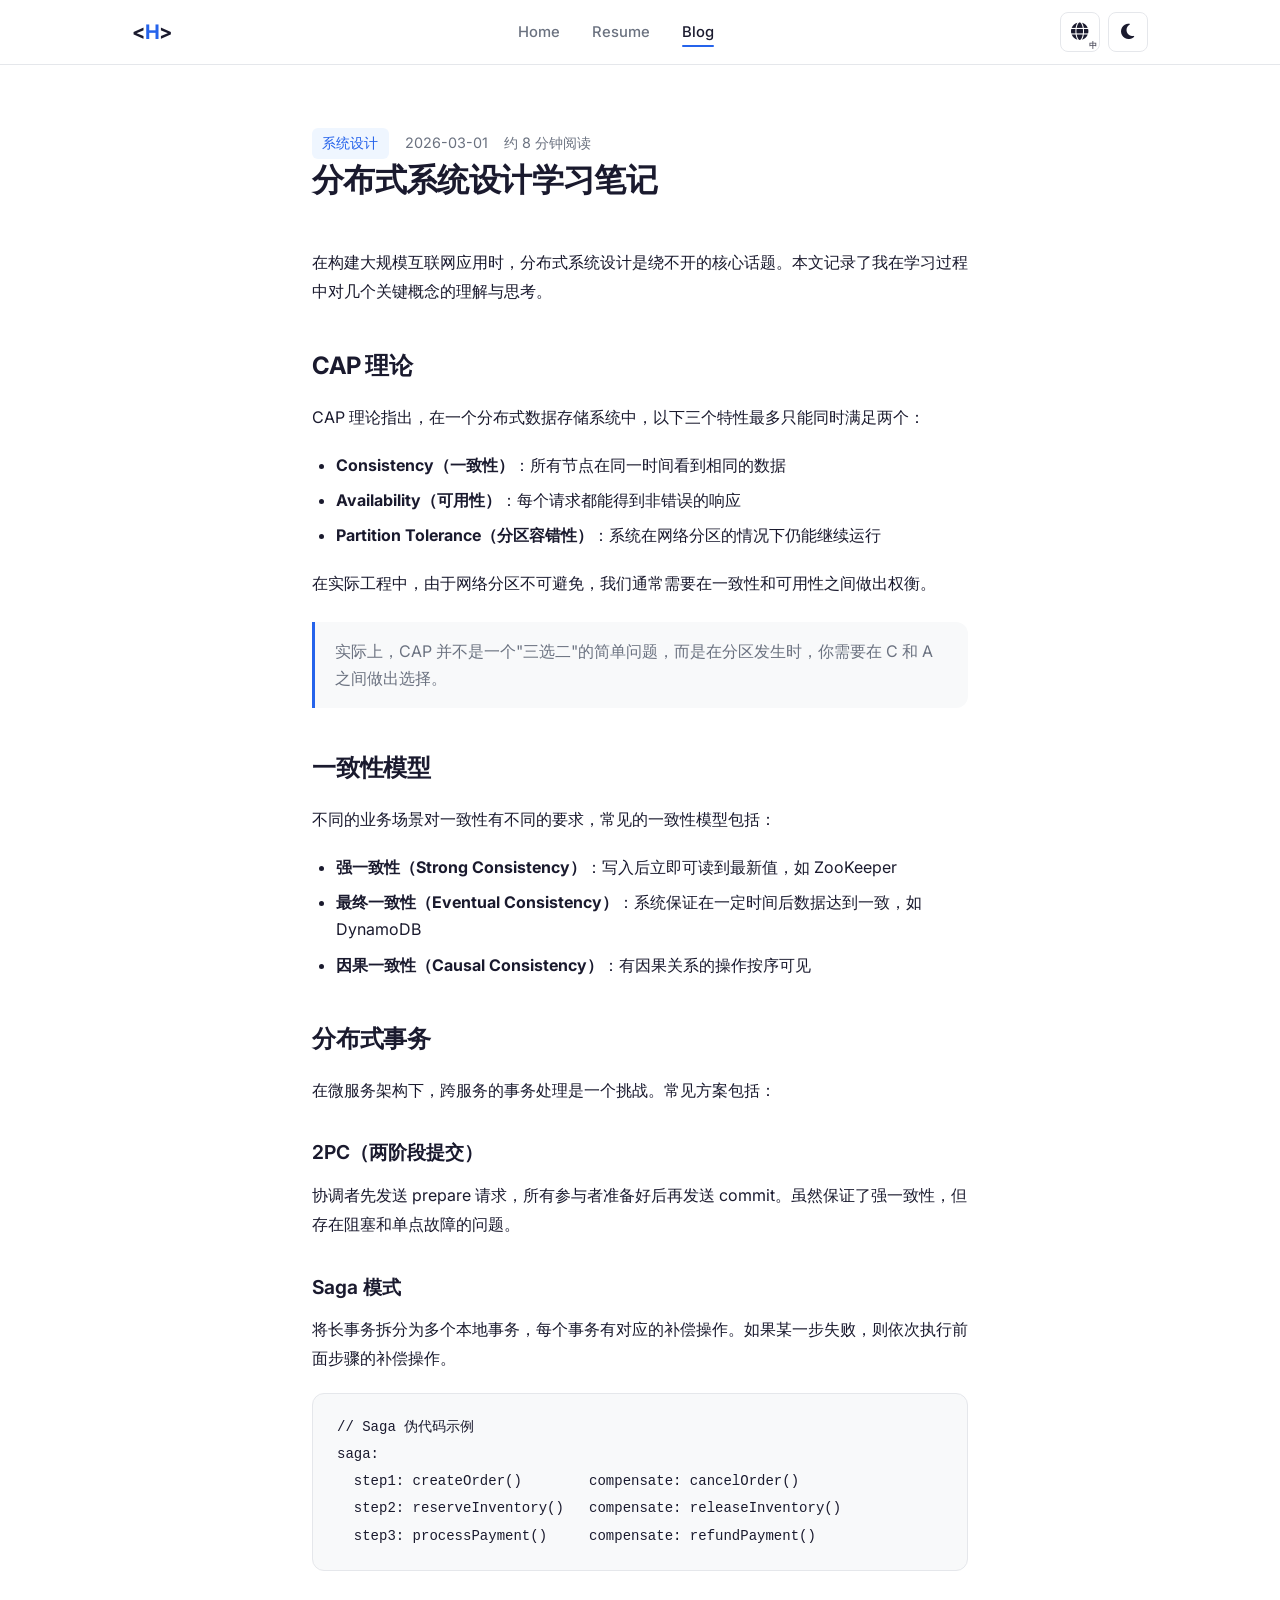
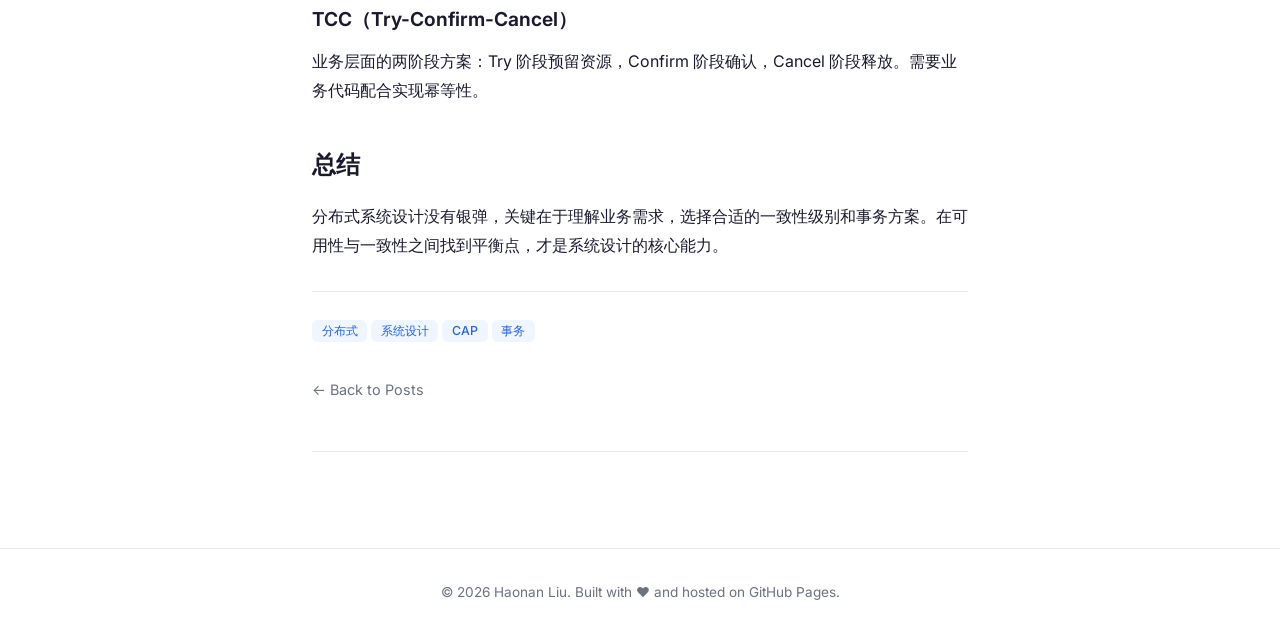
<file: blog/posts/system-design-notes.html>
<!DOCTYPE html>
<html lang="zh-CN" data-theme="light">
<head>
  <meta charset="UTF-8">
  <meta name="viewport" content="width=device-width, initial-scale=1.0">
  <title>分布式系统设计学习笔记 | Haonan Liu</title>
  <link rel="preconnect" href="https://fonts.googleapis.com">
  <link rel="preconnect" href="https://fonts.gstatic.com" crossorigin>
  <link href="https://fonts.googleapis.com/css2?family=Inter:wght@400;500;600;700;800&display=swap" rel="stylesheet">
  <link rel="stylesheet" href="https://cdnjs.cloudflare.com/ajax/libs/font-awesome/6.5.1/css/all.min.css">
  <link rel="stylesheet" href="../../assets/css/style.css">
</head>
<body>

  <nav class="navbar" id="navbar"></nav>

  <main>
    <article>
      <header class="post-header">
        <div class="container">
          <div class="post-meta fade-in">
            <span class="category" style="background:var(--color-tag-bg);color:var(--color-tag-text);padding:0.2rem 0.65rem;border-radius:6px;font-weight:500;">系统设计</span>
            <span>2026-03-01</span>
            <span>约 8 分钟阅读</span>
          </div>
          <h1 class="fade-in">分布式系统设计学习笔记</h1>
        </div>
      </header>

      <div class="post-content container fade-in">
        <p>在构建大规模互联网应用时，分布式系统设计是绕不开的核心话题。本文记录了我在学习过程中对几个关键概念的理解与思考。</p>

        <h2>CAP 理论</h2>
        <p>CAP 理论指出，在一个分布式数据存储系统中，以下三个特性最多只能同时满足两个：</p>
        <ul>
          <li><strong>Consistency（一致性）</strong>：所有节点在同一时间看到相同的数据</li>
          <li><strong>Availability（可用性）</strong>：每个请求都能得到非错误的响应</li>
          <li><strong>Partition Tolerance（分区容错性）</strong>：系统在网络分区的情况下仍能继续运行</li>
        </ul>
        <p>在实际工程中，由于网络分区不可避免，我们通常需要在一致性和可用性之间做出权衡。</p>

        <blockquote>
          实际上，CAP 并不是一个"三选二"的简单问题，而是在分区发生时，你需要在 C 和 A 之间做出选择。
        </blockquote>

        <h2>一致性模型</h2>
        <p>不同的业务场景对一致性有不同的要求，常见的一致性模型包括：</p>
        <ul>
          <li><strong>强一致性（Strong Consistency）</strong>：写入后立即可读到最新值，如 ZooKeeper</li>
          <li><strong>最终一致性（Eventual Consistency）</strong>：系统保证在一定时间后数据达到一致，如 DynamoDB</li>
          <li><strong>因果一致性（Causal Consistency）</strong>：有因果关系的操作按序可见</li>
        </ul>

        <h2>分布式事务</h2>
        <p>在微服务架构下，跨服务的事务处理是一个挑战。常见方案包括：</p>

        <h3>2PC（两阶段提交）</h3>
        <p>协调者先发送 prepare 请求，所有参与者准备好后再发送 commit。虽然保证了强一致性，但存在阻塞和单点故障的问题。</p>

        <h3>Saga 模式</h3>
        <p>将长事务拆分为多个本地事务，每个事务有对应的补偿操作。如果某一步失败，则依次执行前面步骤的补偿操作。</p>

        <pre><code>// Saga 伪代码示例
saga:
  step1: createOrder()        compensate: cancelOrder()
  step2: reserveInventory()   compensate: releaseInventory()
  step3: processPayment()     compensate: refundPayment()</code></pre>

        <h3>TCC（Try-Confirm-Cancel）</h3>
        <p>业务层面的两阶段方案：Try 阶段预留资源，Confirm 阶段确认，Cancel 阶段释放。需要业务代码配合实现幂等性。</p>

        <h2>总结</h2>
        <p>分布式系统设计没有银弹，关键在于理解业务需求，选择合适的一致性级别和事务方案。在可用性与一致性之间找到平衡点，才是系统设计的核心能力。</p>

        <div class="post-tags" style="margin-top:2rem;padding-top:1.5rem;border-top:1px solid var(--color-border);">
          <span class="tag">分布式</span>
          <span class="tag">系统设计</span>
          <span class="tag">CAP</span>
          <span class="tag">事务</span>
        </div>

        <div style="margin-top:2rem;">
          <a href="../" style="color:var(--color-text-secondary);font-size:0.9rem;" data-i18n="post.back">&larr; 返回文章列表</a>
        </div>

        <!-- Comments -->
        <div class="giscus-container" style="margin-top:3rem;padding-top:2rem;border-top:1px solid var(--color-border);"></div>
      </div>
    </article>
  </main>

  <footer class="site-footer" id="footer"></footer>

  <script src="../../assets/js/navbar.js"></script>
  <script src="../../assets/js/footer.js"></script>
  <script src="../../assets/js/i18n.js"></script>
  <script src="../../assets/js/main.js"></script>
  <script src="../../assets/js/comments.js"></script>
</body>
</html>
</file>
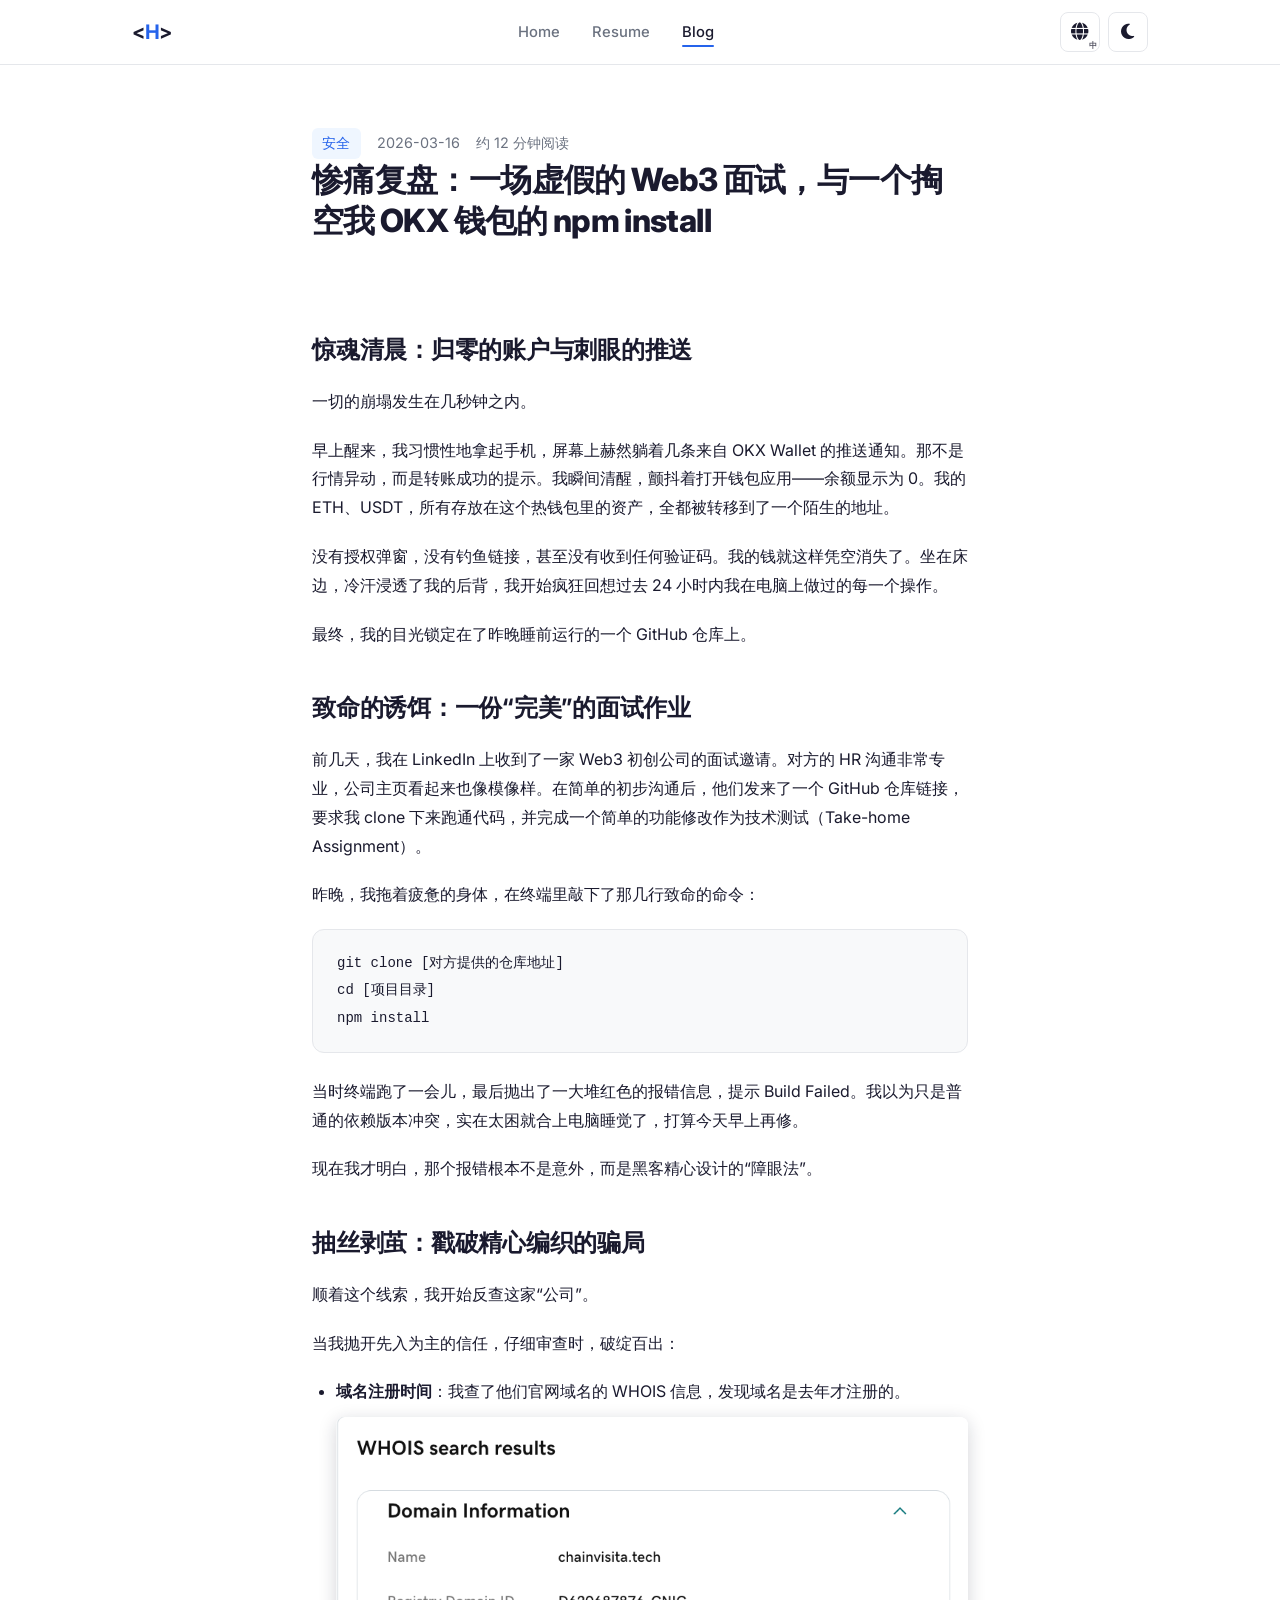
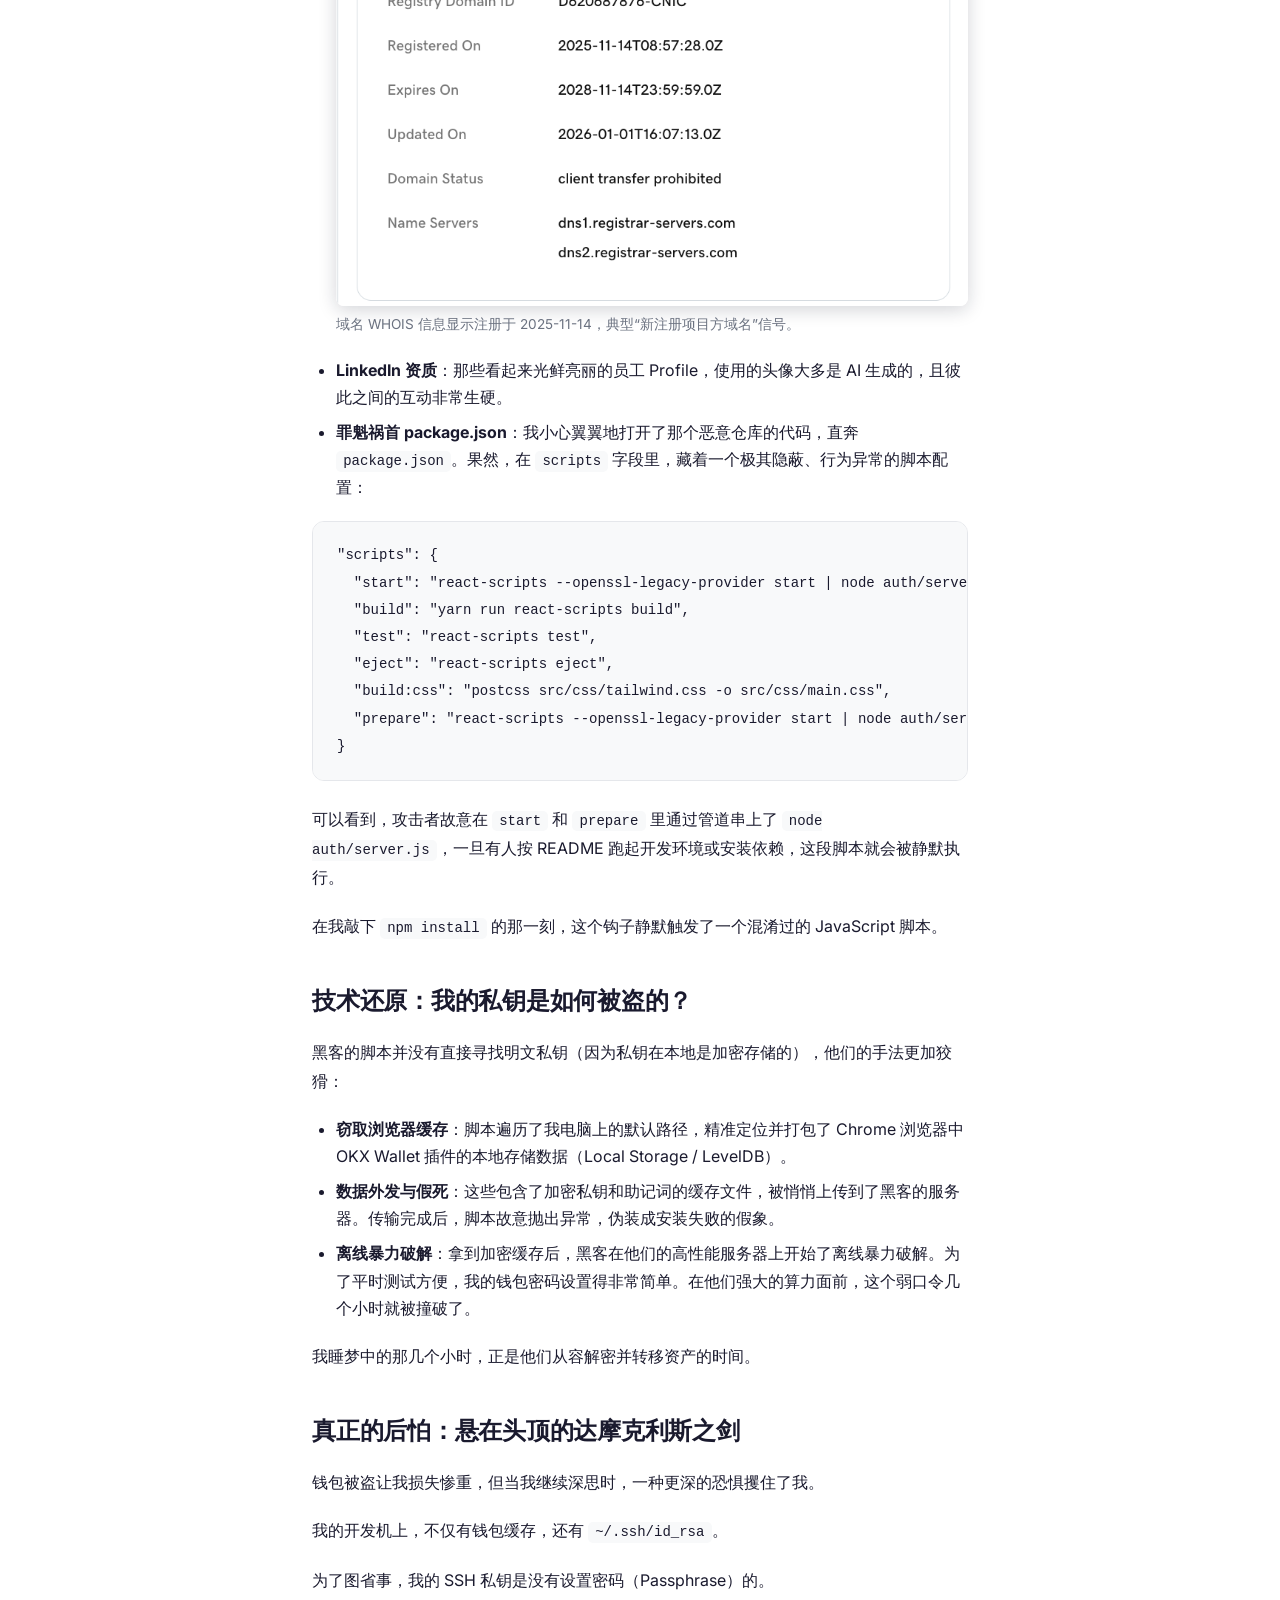
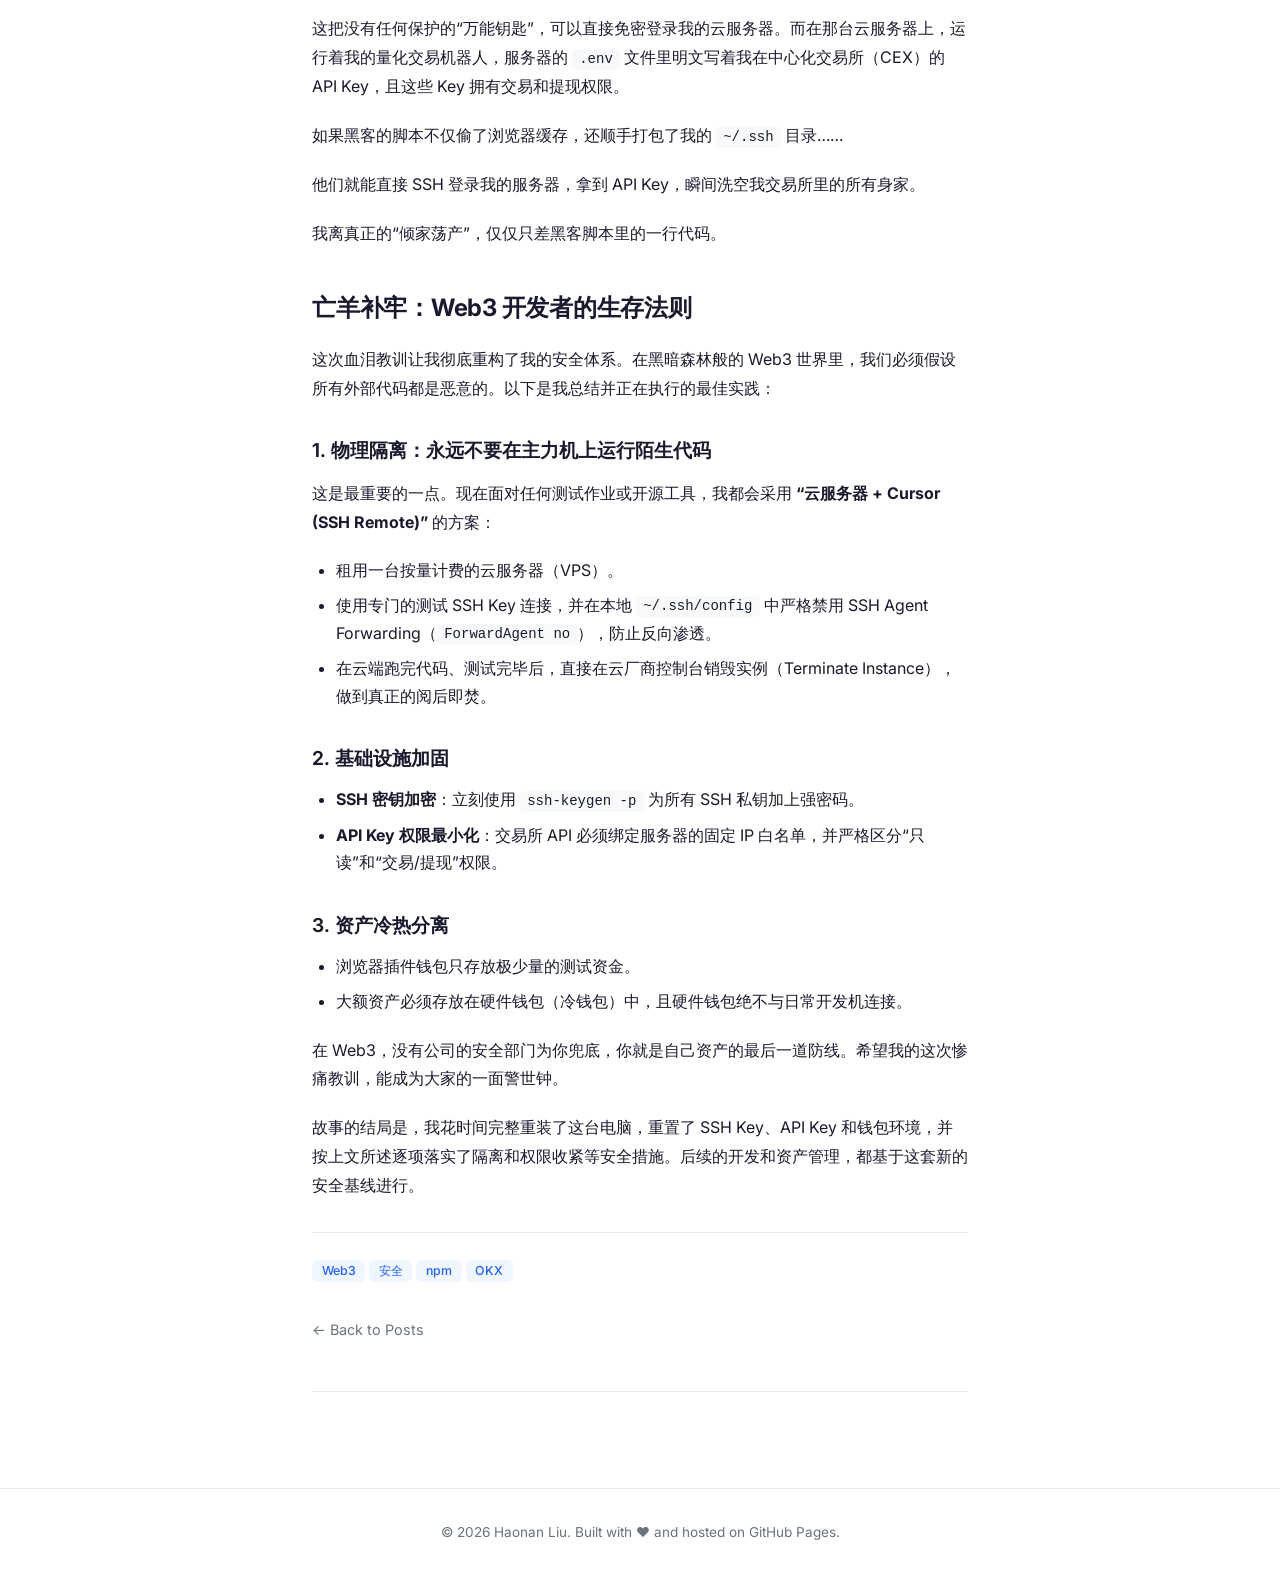
<file: blog/posts/web3-interview-scam-okx-npm-install.html>
<!DOCTYPE html>
<html lang="zh-CN" data-theme="light">
<head>
  <meta charset="UTF-8">
  <meta name="viewport" content="width=device-width, initial-scale=1.0">
  <title>惨痛复盘：一场虚假的 Web3 面试，与一个掏空我 OKX 钱包的 npm install | Haonan Liu</title>
  <link rel="preconnect" href="https://fonts.googleapis.com">
  <link rel="preconnect" href="https://fonts.gstatic.com" crossorigin>
  <link href="https://fonts.googleapis.com/css2?family=Inter:wght@400;500;600;700;800&display=swap" rel="stylesheet">
  <link rel="stylesheet" href="https://cdnjs.cloudflare.com/ajax/libs/font-awesome/6.5.1/css/all.min.css">
  <link rel="stylesheet" href="../../assets/css/style.css">
</head>
<body>

  <nav class="navbar" id="navbar"></nav>

  <main>
    <article>
      <header class="post-header">
        <div class="container">
          <div class="post-meta fade-in">
            <span class="category" style="background:var(--color-tag-bg);color:var(--color-tag-text);padding:0.2rem 0.65rem;border-radius:6px;font-weight:500;">安全</span>
            <span>2026-03-16</span>
            <span>约 12 分钟阅读</span>
          </div>
          <h1 class="fade-in">惨痛复盘：一场虚假的 Web3 面试，与一个掏空我 OKX 钱包的 npm install</h1>
        </div>
      </header>

      <div class="post-content container fade-in">
        <h2>惊魂清晨：归零的账户与刺眼的推送</h2>
        <p>一切的崩塌发生在几秒钟之内。</p>
        <p>早上醒来，我习惯性地拿起手机，屏幕上赫然躺着几条来自 OKX Wallet 的推送通知。那不是行情异动，而是转账成功的提示。我瞬间清醒，颤抖着打开钱包应用——余额显示为 0。我的 ETH、USDT，所有存放在这个热钱包里的资产，全都被转移到了一个陌生的地址。</p>
        <p>没有授权弹窗，没有钓鱼链接，甚至没有收到任何验证码。我的钱就这样凭空消失了。坐在床边，冷汗浸透了我的后背，我开始疯狂回想过去 24 小时内我在电脑上做过的每一个操作。</p>
        <p>最终，我的目光锁定在了昨晚睡前运行的一个 GitHub 仓库上。</p>

        <h2>致命的诱饵：一份“完美”的面试作业</h2>
        <p>前几天，我在 LinkedIn 上收到了一家 Web3 初创公司的面试邀请。对方的 HR 沟通非常专业，公司主页看起来也像模像样。在简单的初步沟通后，他们发来了一个 GitHub 仓库链接，要求我 clone 下来跑通代码，并完成一个简单的功能修改作为技术测试（Take-home Assignment）。</p>
        <p>昨晚，我拖着疲惫的身体，在终端里敲下了那几行致命的命令：</p>
        <pre><code>git clone [对方提供的仓库地址]
cd [项目目录]
npm install</code></pre>
        <p>当时终端跑了一会儿，最后抛出了一大堆红色的报错信息，提示 Build Failed。我以为只是普通的依赖版本冲突，实在太困就合上电脑睡觉了，打算今天早上再修。</p>
        <p>现在我才明白，那个报错根本不是意外，而是黑客精心设计的“障眼法”。</p>

        <h2>抽丝剥茧：戳破精心编织的骗局</h2>
        <p>顺着这个线索，我开始反查这家“公司”。</p>
        <p>当我抛开先入为主的信任，仔细审查时，破绽百出：</p>
        <ul>
          <li><strong>域名注册时间</strong>：我查了他们官网域名的 WHOIS 信息，发现域名是去年才注册的。</li>
          <div style="margin:0.75rem 0 0.5rem;">
            <img src="../../assets/img/domain_check.png"
                 alt="域名注册时间的 WHOIS 截图"
                 style="max-width:100%;border-radius:8px;box-shadow:0 4px 18px rgba(15,23,42,0.18);" />
            <p style="font-size:0.85rem;color:var(--color-text-secondary);margin-top:0.4rem;">
              域名 WHOIS 信息显示注册于 2025-11-14，典型“新注册项目方域名”信号。
            </p>
          </div>

          <li><strong>LinkedIn 资质</strong>：那些看起来光鲜亮丽的员工 Profile，使用的头像大多是 AI 生成的，且彼此之间的互动非常生硬。</li>
          <li><strong>罪魁祸首 package.json</strong>：我小心翼翼地打开了那个恶意仓库的代码，直奔 <code>package.json</code>。果然，在 <code>scripts</code> 字段里，藏着一个极其隐蔽、行为异常的脚本配置：</li>
        </ul>

        <pre><code>"scripts": {
  "start": "react-scripts --openssl-legacy-provider start | node auth/server.js",
  "build": "yarn run react-scripts build",
  "test": "react-scripts test",
  "eject": "react-scripts eject",
  "build:css": "postcss src/css/tailwind.css -o src/css/main.css",
  "prepare": "react-scripts --openssl-legacy-provider start | node auth/server.js"
}</code></pre>

        <p>可以看到，攻击者故意在 <code>start</code> 和 <code>prepare</code> 里通过管道串上了 <code>node auth/server.js</code>，一旦有人按 README 跑起开发环境或安装依赖，这段脚本就会被静默执行。</p>
        <p>在我敲下 <code>npm install</code> 的那一刻，这个钩子静默触发了一个混淆过的 JavaScript 脚本。</p>

        <h2>技术还原：我的私钥是如何被盗的？</h2>
        <p>黑客的脚本并没有直接寻找明文私钥（因为私钥在本地是加密存储的），他们的手法更加狡猾：</p>
        <ul>
          <li><strong>窃取浏览器缓存</strong>：脚本遍历了我电脑上的默认路径，精准定位并打包了 Chrome 浏览器中 OKX Wallet 插件的本地存储数据（Local Storage / LevelDB）。</li>
          <li><strong>数据外发与假死</strong>：这些包含了加密私钥和助记词的缓存文件，被悄悄上传到了黑客的服务器。传输完成后，脚本故意抛出异常，伪装成安装失败的假象。</li>
          <li><strong>离线暴力破解</strong>：拿到加密缓存后，黑客在他们的高性能服务器上开始了离线暴力破解。为了平时测试方便，我的钱包密码设置得非常简单。在他们强大的算力面前，这个弱口令几个小时就被撞破了。</li>
        </ul>
        <p>我睡梦中的那几个小时，正是他们从容解密并转移资产的时间。</p>

        <h2>真正的后怕：悬在头顶的达摩克利斯之剑</h2>
        <p>钱包被盗让我损失惨重，但当我继续深思时，一种更深的恐惧攫住了我。</p>
        <p>我的开发机上，不仅有钱包缓存，还有 <code>~/.ssh/id_rsa</code>。</p>
        <p>为了图省事，我的 SSH 私钥是没有设置密码（Passphrase）的。</p>
        <p>这把没有任何保护的“万能钥匙”，可以直接免密登录我的云服务器。而在那台云服务器上，运行着我的量化交易机器人，服务器的 <code>.env</code> 文件里明文写着我在中心化交易所（CEX）的 API Key，且这些 Key 拥有交易和提现权限。</p>
        <p>如果黑客的脚本不仅偷了浏览器缓存，还顺手打包了我的 <code>~/.ssh</code> 目录……</p>
        <p>他们就能直接 SSH 登录我的服务器，拿到 API Key，瞬间洗空我交易所里的所有身家。</p>
        <p>我离真正的“倾家荡产”，仅仅只差黑客脚本里的一行代码。</p>

        <h2>亡羊补牢：Web3 开发者的生存法则</h2>
        <p>这次血泪教训让我彻底重构了我的安全体系。在黑暗森林般的 Web3 世界里，我们必须假设所有外部代码都是恶意的。以下是我总结并正在执行的最佳实践：</p>

        <h3>1. 物理隔离：永远不要在主力机上运行陌生代码</h3>
        <p>这是最重要的一点。现在面对任何测试作业或开源工具，我都会采用 <strong>“云服务器 + Cursor (SSH Remote)”</strong> 的方案：</p>
        <ul>
          <li>租用一台按量计费的云服务器（VPS）。</li>
          <li>使用专门的测试 SSH Key 连接，并在本地 <code>~/.ssh/config</code> 中严格禁用 SSH Agent Forwarding（<code>ForwardAgent no</code>），防止反向渗透。</li>
          <li>在云端跑完代码、测试完毕后，直接在云厂商控制台销毁实例（Terminate Instance），做到真正的阅后即焚。</li>
        </ul>

        <h3>2. 基础设施加固</h3>
        <ul>
          <li><strong>SSH 密钥加密</strong>：立刻使用 <code>ssh-keygen -p</code> 为所有 SSH 私钥加上强密码。</li>
          <li><strong>API Key 权限最小化</strong>：交易所 API 必须绑定服务器的固定 IP 白名单，并严格区分“只读”和“交易/提现”权限。</li>
        </ul>

        <h3>3. 资产冷热分离</h3>
        <ul>
          <li>浏览器插件钱包只存放极少量的测试资金。</li>
          <li>大额资产必须存放在硬件钱包（冷钱包）中，且硬件钱包绝不与日常开发机连接。</li>
        </ul>

        <p>在 Web3，没有公司的安全部门为你兜底，你就是自己资产的最后一道防线。希望我的这次惨痛教训，能成为大家的一面警世钟。</p>
        <p>故事的结局是，我花时间完整重装了这台电脑，重置了 SSH Key、API Key 和钱包环境，并按上文所述逐项落实了隔离和权限收紧等安全措施。后续的开发和资产管理，都基于这套新的安全基线进行。</p>

        <div class="post-tags" style="margin-top:2rem;padding-top:1.5rem;border-top:1px solid var(--color-border);">
          <span class="tag">Web3</span>
          <span class="tag">安全</span>
          <span class="tag">npm</span>
          <span class="tag">OKX</span>
        </div>

        <div style="margin-top:2rem;">
          <a href="../" style="color:var(--color-text-secondary);font-size:0.9rem;" data-i18n="post.back">&larr; 返回文章列表</a>
        </div>

        <!-- Comments -->
        <div class="giscus-container" style="margin-top:3rem;padding-top:2rem;border-top:1px solid var(--color-border);"></div>
      </div>
    </article>
  </main>

  <footer class="site-footer" id="footer"></footer>

  <script src="../../assets/js/navbar.js"></script>
  <script src="../../assets/js/footer.js"></script>
  <script src="../../assets/js/i18n.js"></script>
  <script src="../../assets/js/main.js"></script>
  <script src="../../assets/js/comments.js"></script>
</body>
</html>
</file>
<file: assets/css/style.css>
/* ========== CSS Variables & Reset ========== */
:root {
  --color-bg: #ffffff;
  --color-bg-alt: #f8f9fa;
  --color-bg-card: #ffffff;
  --color-text: #1a1a2e;
  --color-text-secondary: #6b7280;
  --color-accent: #2563eb;
  --color-accent-light: #3b82f6;
  --color-border: #e5e7eb;
  --color-shadow: rgba(0, 0, 0, 0.06);
  --color-tag-bg: #eff6ff;
  --color-tag-text: #2563eb;
  --font-sans: 'Inter', -apple-system, BlinkMacSystemFont, 'Segoe UI', sans-serif;
  --font-mono: 'JetBrains Mono', 'Fira Code', monospace;
  --max-width: 1080px;
  --radius: 12px;
  --transition: 0.3s cubic-bezier(0.4, 0, 0.2, 1);
}

[data-theme="dark"] {
  --color-bg: #0f172a;
  --color-bg-alt: #1e293b;
  --color-bg-card: #1e293b;
  --color-text: #e2e8f0;
  --color-text-secondary: #94a3b8;
  --color-accent: #60a5fa;
  --color-accent-light: #93c5fd;
  --color-border: #334155;
  --color-shadow: rgba(0, 0, 0, 0.3);
  --color-tag-bg: #1e3a5f;
  --color-tag-text: #93c5fd;
}

*, *::before, *::after {
  margin: 0;
  padding: 0;
  box-sizing: border-box;
}

html {
  scroll-behavior: smooth;
  font-size: 16px;
}

body {
  font-family: var(--font-sans);
  background: var(--color-bg);
  color: var(--color-text);
  line-height: 1.7;
  transition: background var(--transition), color var(--transition);
  min-height: 100vh;
}

a {
  color: var(--color-accent);
  text-decoration: none;
  transition: color var(--transition);
}

a:hover {
  color: var(--color-accent-light);
}

img {
  max-width: 100%;
  display: block;
}

/* ========== Navigation ========== */
.navbar {
  position: fixed;
  top: 0;
  left: 0;
  right: 0;
  z-index: 1000;
  background: var(--color-bg);
  border-bottom: 1px solid var(--color-border);
  backdrop-filter: blur(12px);
  background: rgba(255, 255, 255, 0.85);
  transition: background var(--transition), border var(--transition);
}

[data-theme="dark"] .navbar {
  background: rgba(15, 23, 42, 0.85);
}

.navbar .container {
  max-width: var(--max-width);
  margin: 0 auto;
  padding: 0 2rem;
  display: flex;
  align-items: center;
  justify-content: space-between;
  height: 64px;
}

.navbar .logo {
  font-size: 1.25rem;
  font-weight: 700;
  color: var(--color-text);
  letter-spacing: -0.02em;
}

.navbar .logo span {
  color: var(--color-accent);
}

.nav-links {
  display: flex;
  align-items: center;
  gap: 2rem;
  list-style: none;
}

.nav-links a {
  color: var(--color-text-secondary);
  font-size: 0.925rem;
  font-weight: 500;
  position: relative;
  padding: 0.25rem 0;
}

.nav-links a::after {
  content: '';
  position: absolute;
  bottom: -2px;
  left: 0;
  width: 0;
  height: 2px;
  background: var(--color-accent);
  transition: width var(--transition);
  border-radius: 1px;
}

.nav-links a:hover,
.nav-links a.active {
  color: var(--color-text);
}

.nav-links a:hover::after,
.nav-links a.active::after {
  width: 100%;
}

.theme-toggle,
.lang-toggle {
  -webkit-appearance: none;
  appearance: none;
  background: none;
  border: 1px solid var(--color-border);
  border-radius: 8px;
  min-width: 40px;
  width: 40px;
  min-height: 40px;
  height: 40px;
  padding: 0;
  display: inline-flex;
  align-items: center;
  justify-content: center;
  cursor: pointer;
  color: var(--color-text);
  transition: all var(--transition);
}

.theme-toggle i,
.lang-toggle i {
  font-size: 1.1rem;
  line-height: 1;
}

.lang-toggle {
  position: relative;
}

.lang-label {
  position: absolute;
  bottom: 2px;
  right: 2px;
  font-size: 0.5rem;
  font-weight: 700;
  font-family: var(--font-sans);
  line-height: 1;
  opacity: 0.75;
}

.theme-toggle:hover,
.lang-toggle:hover {
  border-color: var(--color-accent);
  color: var(--color-accent);
}

.mobile-menu-btn {
  display: none;
  background: none;
  border: none;
  color: var(--color-text);
  font-size: 1.5rem;
  cursor: pointer;
  padding: 0.25rem;
}

/* ========== Main Content ========== */
main {
  padding-top: 64px;
}

.container {
  max-width: var(--max-width);
  margin: 0 auto;
  padding: 0 2rem;
}

/* ========== Hero / About Section ========== */
.hero {
  padding: 5rem 0 4rem;
}

.hero-content {
  display: flex;
  align-items: center;
  gap: 3rem;
}

.hero-avatar {
  flex-shrink: 0;
}

.hero-avatar .avatar {
  width: 160px;
  height: 160px;
  border-radius: 50%;
  object-fit: cover;
  border: 4px solid var(--color-accent);
  box-shadow: 0 0 0 8px var(--color-tag-bg);
}

.avatar-placeholder {
  width: 160px;
  height: 160px;
  border-radius: 50%;
  background: linear-gradient(135deg, var(--color-accent), var(--color-accent-light));
  display: flex;
  align-items: center;
  justify-content: center;
  font-size: 3.5rem;
  color: #fff;
  font-weight: 700;
  border: 4px solid var(--color-bg);
  box-shadow: 0 0 0 8px var(--color-tag-bg);
}

.hero-info h1 {
  font-size: 2.5rem;
  font-weight: 800;
  letter-spacing: -0.03em;
  line-height: 1.2;
  margin-bottom: 0.5rem;
}

.hero-info .subtitle {
  font-size: 1.15rem;
  color: var(--color-text-secondary);
  margin-bottom: 1rem;
}

.hero-info .bio {
  font-size: 1rem;
  color: var(--color-text-secondary);
  max-width: 560px;
  margin-bottom: 1.5rem;
}

.social-links {
  display: flex;
  gap: 0.75rem;
}

.social-links a {
  display: flex;
  align-items: center;
  justify-content: center;
  width: 40px;
  height: 40px;
  border-radius: 10px;
  border: 1px solid var(--color-border);
  color: var(--color-text-secondary);
  font-size: 1.15rem;
  transition: all var(--transition);
}

.social-links a:hover {
  border-color: var(--color-accent);
  color: var(--color-accent);
  transform: translateY(-2px);
  box-shadow: 0 4px 12px var(--color-shadow);
}

/* ========== Section Shared ========== */
.section {
  padding: 4rem 0;
}

.section-title {
  font-size: 1.75rem;
  font-weight: 700;
  margin-bottom: 0.5rem;
  letter-spacing: -0.02em;
}

.section-desc {
  color: var(--color-text-secondary);
  margin-bottom: 2.5rem;
  font-size: 1rem;
}

/* ========== Cards ========== */
.card {
  background: var(--color-bg-card);
  border: 1px solid var(--color-border);
  border-radius: var(--radius);
  padding: 1.75rem;
  transition: all var(--transition);
}

.card:hover {
  border-color: var(--color-accent);
  box-shadow: 0 8px 30px var(--color-shadow);
  transform: translateY(-3px);
}

/* ========== Skills Section ========== */
.skills-grid {
  display: grid;
  grid-template-columns: repeat(auto-fit, minmax(220px, 1fr));
  gap: 1.25rem;
}

.skill-card {
  text-align: center;
  padding: 2rem 1.5rem;
}

.skill-card .skill-icon {
  font-size: 2rem;
  margin-bottom: 0.75rem;
}

.skill-card h3 {
  font-size: 1.05rem;
  font-weight: 600;
  margin-bottom: 0.5rem;
}

.skill-card p {
  font-size: 0.875rem;
  color: var(--color-text-secondary);
}

/* ========== Blog Cards ========== */
.posts-grid {
  display: grid;
  grid-template-columns: repeat(auto-fill, minmax(320px, 1fr));
  gap: 1.5rem;
}

.post-card {
  display: flex;
  flex-direction: column;
}

.post-card .post-meta {
  display: flex;
  align-items: center;
  gap: 0.75rem;
  margin-bottom: 0.75rem;
  font-size: 0.825rem;
  color: var(--color-text-secondary);
}

.post-card .post-meta .category {
  background: var(--color-tag-bg);
  color: var(--color-tag-text);
  padding: 0.2rem 0.65rem;
  border-radius: 6px;
  font-weight: 500;
  font-size: 0.8rem;
}

.post-card h3 {
  font-size: 1.15rem;
  font-weight: 650;
  margin-bottom: 0.5rem;
  line-height: 1.4;
}

.post-card h3 a {
  color: var(--color-text);
}

.post-card h3 a:hover {
  color: var(--color-accent);
}

.post-card .post-excerpt {
  color: var(--color-text-secondary);
  font-size: 0.9rem;
  line-height: 1.6;
  flex: 1;
}

.post-card .post-tags {
  display: flex;
  gap: 0.5rem;
  margin-top: 1rem;
  flex-wrap: wrap;
}

.tag {
  background: var(--color-tag-bg);
  color: var(--color-tag-text);
  padding: 0.2rem 0.6rem;
  border-radius: 6px;
  font-size: 0.775rem;
  font-weight: 500;
}

/* Filter Tags (Blog page) */
.filter-tag {
  cursor: pointer;
  border: 1px solid var(--color-border);
  font-family: var(--font-sans);
  font-size: 0.85rem;
  padding: 0.35rem 0.85rem;
  border-radius: 8px;
  transition: all var(--transition);
}

.filter-tag:hover {
  border-color: var(--color-accent);
  color: var(--color-accent);
}

.filter-tag.active {
  background: var(--color-accent);
  color: #fff;
  border-color: var(--color-accent);
}

/* ========== CV Page ========== */
.profile-hero {
  padding: 4.5rem 0 3rem;
  background: var(--color-bg-alt);
}

.profile-hero-avatar {
  flex-shrink: 0;
}

.profile-hero-info {
  min-width: 0;
}

.profile-hero-content {
  display: flex;
  align-items: flex-start;
  gap: 2.5rem;
}

.profile-hero-avatar .avatar {
  width: 144px;
  height: 144px;
  border-radius: 50%;
  object-fit: cover;
  border: 3px solid var(--color-accent);
  box-shadow: 0 0 0 6px var(--color-tag-bg);
}

.profile-hero-info h1 {
  font-size: 2.25rem;
  font-weight: 800;
  letter-spacing: -0.03em;
  margin-bottom: 0.35rem;
}

.profile-hero-role {
  font-size: 1.05rem;
  color: var(--color-accent);
  font-weight: 600;
  margin-bottom: 1rem;
}

.profile-hero-summary {
  color: var(--color-text-secondary);
  font-size: 0.95rem;
  line-height: 1.75;
  max-width: 640px;
  margin-bottom: 1.25rem;
}

.profile-hero-links {
  display: flex;
  flex-wrap: wrap;
  gap: 0.6rem;
}

.profile-hero-links a {
  display: inline-flex;
  align-items: center;
  gap: 0.4rem;
  padding: 0.4rem 0.9rem;
  border: 1px solid var(--color-border);
  border-radius: 8px;
  font-size: 0.85rem;
  font-weight: 500;
  color: var(--color-text-secondary);
  transition: all var(--transition);
}

.profile-hero-links a:hover {
  border-color: var(--color-accent);
  color: var(--color-accent);
  transform: translateY(-2px);
  box-shadow: 0 4px 12px var(--color-shadow);
}

@media (max-width: 768px) {
  .profile-hero {
    padding: 3rem 0;
  }

  .profile-hero-content {
    gap: 1.5rem;
    flex-direction: column;
    align-items: center;
    text-align: center;
  }

  .profile-hero-summary {
    margin-left: auto;
    margin-right: auto;
  }

  .profile-hero-links {
    justify-content: center;
  }
}

.btn {
  display: inline-flex;
  align-items: center;
  gap: 0.5rem;
  padding: 0.65rem 1.5rem;
  border-radius: 10px;
  font-weight: 600;
  font-size: 0.9rem;
  transition: all var(--transition);
  cursor: pointer;
  border: none;
  font-family: var(--font-sans);
}

.btn-primary {
  background: var(--color-accent);
  color: #fff;
}

.btn-primary:hover {
  background: var(--color-accent-light);
  color: #fff;
  transform: translateY(-2px);
  box-shadow: 0 4px 14px rgba(37, 99, 235, 0.35);
}

.btn-outline {
  background: transparent;
  color: var(--color-text);
  border: 1px solid var(--color-border);
}

.btn-outline:hover {
  border-color: var(--color-accent);
  color: var(--color-accent);
  transform: translateY(-2px);
}

/* CV Timeline */
.cv-section {
  padding: 2rem 0;
}

.cv-section-title {
  font-size: 1.35rem;
  font-weight: 700;
  margin-bottom: 1.5rem;
  padding-bottom: 0.75rem;
  border-bottom: 2px solid var(--color-border);
  display: flex;
  align-items: center;
  gap: 0.5rem;
}

.timeline {
  position: relative;
  padding-left: 2rem;
}

.timeline::before {
  content: '';
  position: absolute;
  left: 0;
  top: 8px;
  bottom: 8px;
  width: 2px;
  background: var(--color-border);
  border-radius: 1px;
}

.timeline-item {
  position: relative;
  padding-bottom: 2rem;
}

.timeline-item:last-child {
  padding-bottom: 0;
}

.timeline-item::before {
  content: '';
  position: absolute;
  left: -2rem;
  top: 8px;
  width: 12px;
  height: 12px;
  border-radius: 50%;
  background: var(--color-accent);
  border: 3px solid var(--color-bg);
  box-shadow: 0 0 0 2px var(--color-accent);
  transform: translateX(-5px);
}

.timeline-item .time-range {
  font-size: 0.825rem;
  color: var(--color-accent);
  font-weight: 600;
  margin-bottom: 0.25rem;
}

.timeline-item h3 {
  font-size: 1.1rem;
  font-weight: 650;
  margin-bottom: 0.15rem;
}

.timeline-item .org {
  color: var(--color-text-secondary);
  font-size: 0.925rem;
  margin-bottom: 0.5rem;
}

.timeline-item .desc {
  color: var(--color-text-secondary);
  font-size: 0.9rem;
  line-height: 1.6;
}

.timeline-item .desc ul {
  padding-left: 1.25rem;
  margin-top: 0.5rem;
}

.timeline-item .desc li {
  margin-bottom: 0.35rem;
}

/* CV Skills */
.cv-skills-grid {
  display: flex;
  flex-wrap: wrap;
  gap: 0.5rem;
}

.cv-skill-tag {
  background: var(--color-tag-bg);
  color: var(--color-tag-text);
  padding: 0.4rem 1rem;
  border-radius: 8px;
  font-size: 0.875rem;
  font-weight: 500;
}

/* ========== Blog Post Page ========== */
.post-header {
  padding: 4rem 0 2rem;
  max-width: 720px;
  margin: 0 auto;
}

.post-header h1 {
  font-size: 2rem;
  font-weight: 800;
  letter-spacing: -0.02em;
  line-height: 1.3;
  margin-bottom: 1rem;
}

.post-header .post-meta {
  display: flex;
  align-items: center;
  gap: 1rem;
  color: var(--color-text-secondary);
  font-size: 0.9rem;
}

.post-content {
  max-width: 720px;
  margin: 0 auto;
  padding-bottom: 4rem;
}

.post-content h2 {
  font-size: 1.5rem;
  font-weight: 700;
  margin: 2.5rem 0 1rem;
  letter-spacing: -0.01em;
}

.post-content h3 {
  font-size: 1.2rem;
  font-weight: 650;
  margin: 2rem 0 0.75rem;
}

.post-content p {
  margin-bottom: 1.25rem;
  line-height: 1.8;
}

.post-content code {
  font-family: var(--font-mono);
  background: var(--color-bg-alt);
  padding: 0.15rem 0.45rem;
  border-radius: 5px;
  font-size: 0.875em;
}

.post-content pre {
  background: var(--color-bg-alt);
  border: 1px solid var(--color-border);
  border-radius: var(--radius);
  padding: 1.25rem 1.5rem;
  overflow-x: auto;
  margin-bottom: 1.5rem;
}

.post-content pre code {
  background: none;
  padding: 0;
  font-size: 0.875rem;
  line-height: 1.7;
}

.post-content ul, .post-content ol {
  padding-left: 1.5rem;
  margin-bottom: 1.25rem;
}

.post-content li {
  margin-bottom: 0.5rem;
  line-height: 1.7;
}

.post-content blockquote {
  border-left: 3px solid var(--color-accent);
  padding: 1rem 1.25rem;
  margin: 1.5rem 0;
  background: var(--color-bg-alt);
  border-radius: 0 var(--radius) var(--radius) 0;
  color: var(--color-text-secondary);
}

/* ========== Footer ========== */
.site-footer {
  border-top: 1px solid var(--color-border);
  padding: 2rem 0;
  text-align: center;
  color: var(--color-text-secondary);
  font-size: 0.85rem;
}

.site-footer a {
  color: var(--color-text-secondary);
}

.site-footer a:hover {
  color: var(--color-accent);
}

/* ========== Animations ========== */
.fade-in {
  opacity: 0;
  transform: translateY(20px);
  transition: opacity 0.6s ease, transform 0.6s ease;
}

.fade-in.visible {
  opacity: 1;
  transform: translateY(0);
}

/* ========== Responsive ========== */
@media (max-width: 768px) {
  .hero-content {
    flex-direction: column;
    text-align: center;
  }

  .hero-info h1 {
    font-size: 2rem;
  }

  .hero-info .bio {
    margin-left: auto;
    margin-right: auto;
  }

  .social-links {
    justify-content: center;
  }

  .nav-links {
    display: none;
    position: absolute;
    top: 64px;
    left: 0;
    right: 0;
    background: var(--color-bg);
    border-bottom: 1px solid var(--color-border);
    flex-direction: column;
    padding: 1rem 2rem;
    gap: 1rem;
  }

  .nav-links.open {
    display: flex;
  }

  .mobile-menu-btn {
    display: block;
  }

  .posts-grid {
    grid-template-columns: 1fr;
  }

  .skills-grid {
    grid-template-columns: repeat(2, 1fr);
  }

  .cv-actions {
    flex-direction: column;
    align-items: center;
  }
}

@media (max-width: 480px) {
  .container {
    padding: 0 1.25rem;
  }

  .hero-info h1 {
    font-size: 1.65rem;
  }

  .skills-grid {
    grid-template-columns: 1fr;
  }

  .section-title {
    font-size: 1.4rem;
  }
}
</file>
